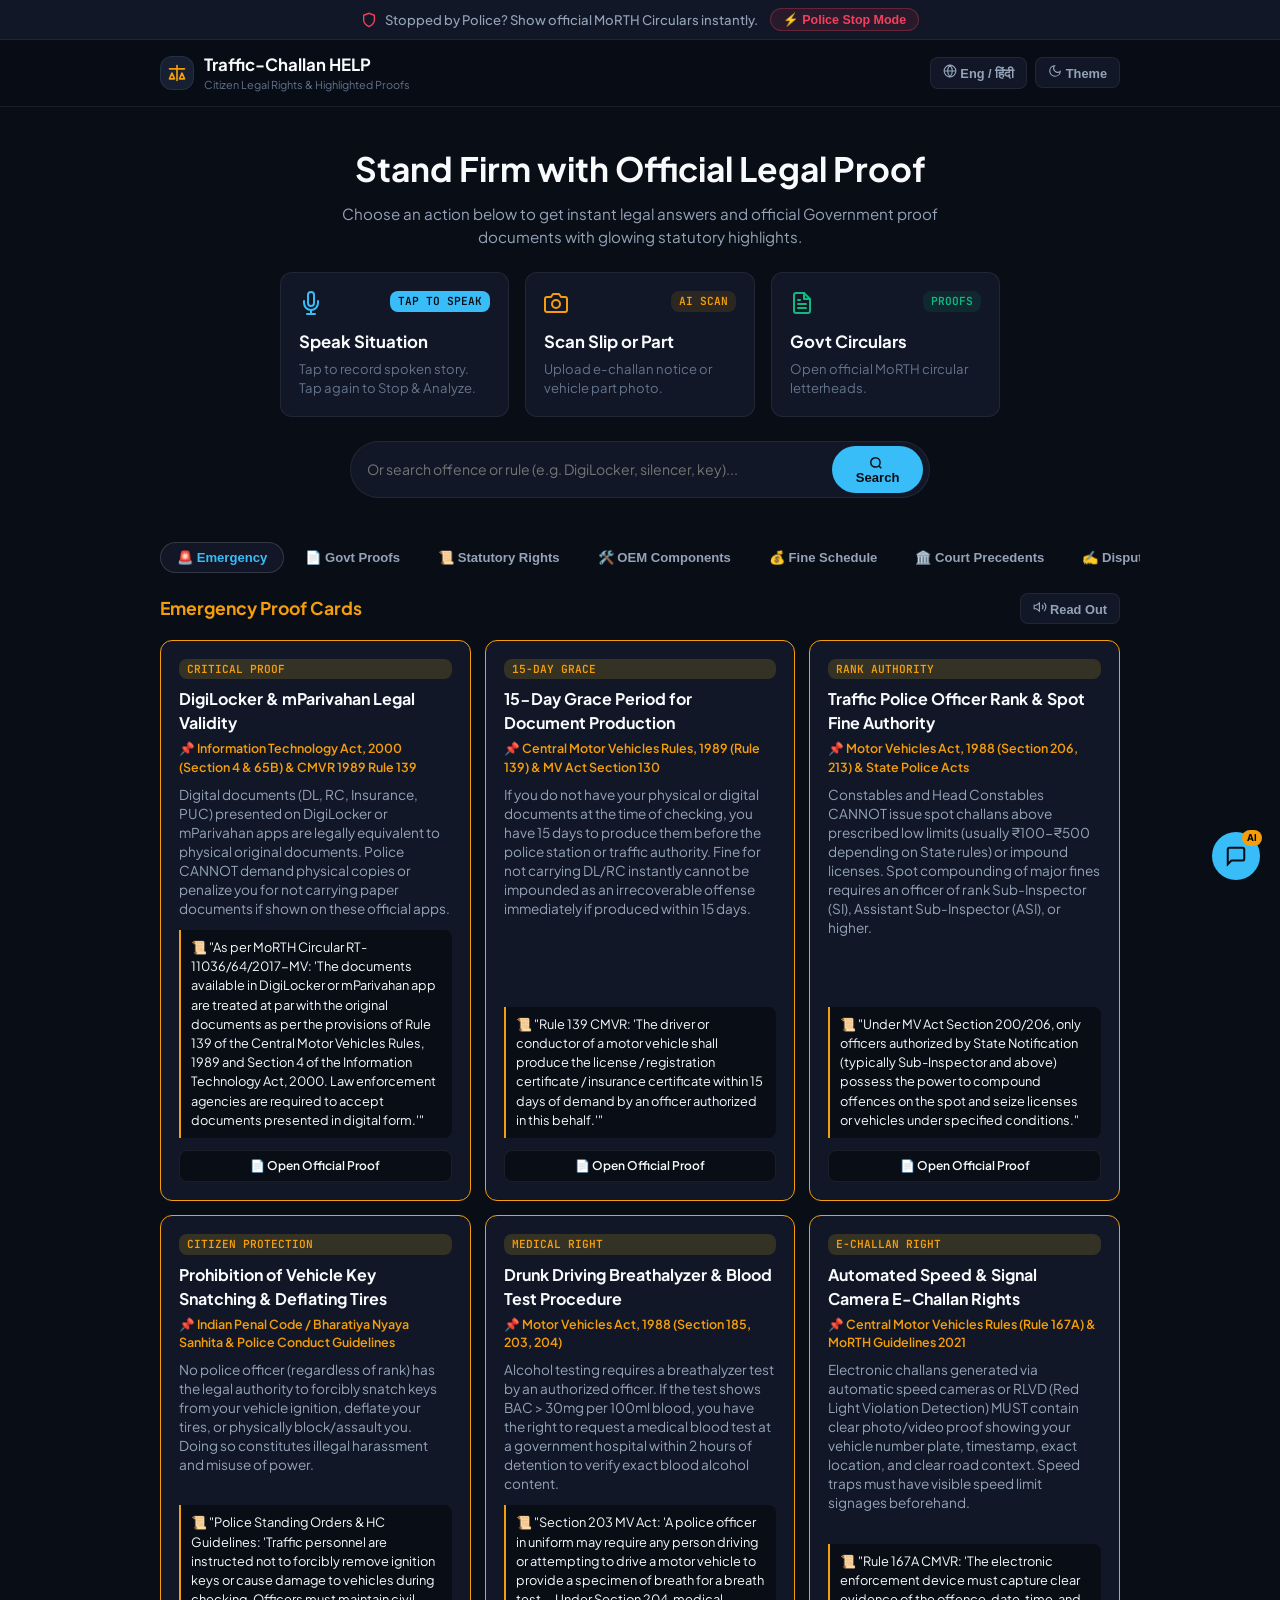
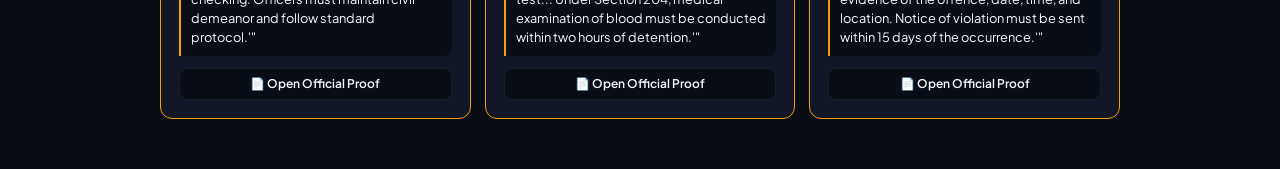
<file: index.html>
<!DOCTYPE html>
<html lang="en" data-theme="dark">
<head>
  <meta charset="UTF-8">
  <meta name="viewport" content="width=device-width, initial-scale=1.0">
  <title>Traffic-Challan HELP | Citizen Traffic Rights Portal</title>
  <meta name="description" content="Citizen Traffic Rights Portal: Speak your situation, scan e-challan slips or vehicle parts, and present official Government of India circular proofs with statutory highlighting.">
  <link rel="manifest" href="manifest.json">
  <link rel="stylesheet" href="css/styles.css">
</head>
<body>

  <!-- Top Emergency Bar -->
  <div class="emergency-alert-bar">
    <div style="display: flex; align-items: center; gap: 8px;">
      <svg class="svg-icon" viewBox="0 0 24 24" width="16" height="16" stroke="#f43f5e" stroke-width="2" fill="none"><path d="M12 22s8-4 8-10V5l-8-3-8 3v7c0 6 8 10 8 10z"/></svg>
      <span>Stopped by Police? Show official MoRTH Circulars instantly.</span>
    </div>
    <button id="btn-emergency-mode">⚡ Police Stop Mode</button>
  </div>

  <!-- Header Navbar (Clean & Uncluttered with Professional Icons) -->
  <header>
    <div class="nav-container">
      <a href="#" class="brand">
        <div class="brand-logo">
          <svg viewBox="0 0 24 24" width="20" height="20" stroke="var(--accent-gold)" stroke-width="2" fill="none" stroke-linecap="round" stroke-linejoin="round">
            <path d="M12 3v18M3 7h18M6 12l-3 7h6l-3-7zM18 12l-3 7h6l-3-7z"/>
          </svg>
        </div>
        <div class="brand-text">
          <h1>Traffic-Challan HELP</h1>
          <p>Citizen Legal Rights & Highlighted Proofs</p>
        </div>
      </a>
      <div class="nav-actions">
        <button class="btn-icon" id="btn-lang-toggle" title="Switch Language">
          <svg viewBox="0 0 24 24" width="14" height="14" stroke="currentColor" stroke-width="2" fill="none"><circle cx="12" cy="12" r="10"/><path d="M2 12h20M12 2a15.3 15.3 0 0 1 4 10 15.3 15.3 0 0 1-4 10 15.3 15.3 0 0 1-4-10 15.3 15.3 0 0 1 4-10z"/></svg>
          <span id="lang-label">Eng / हिंदी</span>
        </button>
        <button class="btn-icon" id="btn-theme-toggle" title="Toggle Theme">
          <svg viewBox="0 0 24 24" width="14" height="14" stroke="currentColor" stroke-width="2" fill="none"><path d="M21 12.79A9 9 0 1 1 11.21 3 7 7 0 0 0 21 12.79z"/></svg>
          <span>Theme</span>
        </button>
      </div>
    </div>
  </header>

  <!-- Clean Action-First Hero -->
  <section class="hero">
    <h2 id="hero-heading" style="font-size: 2.1rem; margin-bottom: 10px;">Stand Firm with <span>Official Legal Proof</span></h2>
    <p id="hero-subtext" style="font-size: 0.95rem; color: var(--text-secondary); max-width: 600px; margin: 0 auto 24px;">Choose an action below to get instant legal answers and official Government proof documents with glowing statutory highlights.</p>

    <!-- 3 Professional Action Cards with Vector Icons -->
    <div style="display: grid; grid-template-columns: repeat(auto-fit, minmax(220px, 1fr)); gap: 16px; margin-bottom: 24px; text-align: left;">
      
      <!-- Action 1: Voice Record & Stop -->
      <div class="action-card" id="card-action-voice">
        <div style="display: flex; align-items: center; justify-content: space-between; margin-bottom: 8px;">
          <div class="action-icon-box" style="color: var(--accent-cyan);" id="voice-card-icon">
            <svg viewBox="0 0 24 24" width="24" height="24" stroke="currentColor" stroke-width="2" fill="none" stroke-linecap="round" stroke-linejoin="round">
              <path d="M12 1a3 3 0 0 0-3 3v8a3 3 0 0 0 6 0V4a3 3 0 0 0-3-3z"/>
              <path d="M19 10v2a7 7 0 0 1-14 0v-2"/>
              <line x1="12" y1="19" x2="12" y2="23"/>
              <line x1="8" y1="23" x2="16" y2="23"/>
            </svg>
          </div>
          <span class="card-badge" id="voice-card-badge" style="background: var(--accent-cyan); color: #090d16; margin: 0;">TAP TO SPEAK</span>
        </div>
        <h4 style="font-size: 1.05rem; color: var(--text-primary); margin-bottom: 4px;" id="voice-card-title">Speak Situation</h4>
        <p style="font-size: 0.82rem; color: var(--text-muted);" id="voice-card-desc">Tap to record spoken story. Tap again to Stop & Analyze.</p>
      </div>

      <!-- Action 2: Scan Photo -->
      <div class="action-card" id="card-action-scan">
        <div style="display: flex; align-items: center; justify-content: space-between; margin-bottom: 8px;">
          <div class="action-icon-box" style="color: var(--accent-gold);">
            <svg viewBox="0 0 24 24" width="24" height="24" stroke="currentColor" stroke-width="2" fill="none" stroke-linecap="round" stroke-linejoin="round">
              <path d="M23 19a2 2 0 0 1-2 2H3a2 2 0 0 1-2-2V8a2 2 0 0 1 2-2h4l2-3h6l2 3h4a2 2 0 0 1 2 2z"/>
              <circle cx="12" cy="13" r="4"/>
            </svg>
          </div>
          <span class="card-badge" style="background: var(--accent-gold-soft); color: var(--accent-gold); margin: 0;">AI SCAN</span>
        </div>
        <h4 style="font-size: 1.05rem; color: var(--text-primary); margin-bottom: 4px;">Scan Slip or Part</h4>
        <p style="font-size: 0.82rem; color: var(--text-muted);">Upload e-challan notice or vehicle part photo.</p>
      </div>

      <!-- Action 3: Official Proofs -->
      <div class="action-card" onclick="document.querySelector('[data-tab=\'docs-tab\']').click()">
        <div style="display: flex; align-items: center; justify-content: space-between; margin-bottom: 8px;">
          <div class="action-icon-box" style="color: var(--accent-emerald);">
            <svg viewBox="0 0 24 24" width="24" height="24" stroke="currentColor" stroke-width="2" fill="none" stroke-linecap="round" stroke-linejoin="round">
              <path d="M14 2H6a2 2 0 0 0-2 2v16a2 2 0 0 0 2 2h12a2 2 0 0 0 2-2V8z"/>
              <polyline points="14 2 14 8 20 8"/>
              <line x1="16" y1="13" x2="8" y2="13"/>
              <line x1="16" y1="17" x2="8" y2="17"/>
              <polyline points="10 9 9 9 8 9"/>
            </svg>
          </div>
          <span class="card-badge" style="background: var(--accent-emerald-soft); color: var(--accent-emerald); margin: 0;">PROOFS</span>
        </div>
        <h4 style="font-size: 1.05rem; color: var(--text-primary); margin-bottom: 4px;">Govt Circulars</h4>
        <p style="font-size: 0.82rem; color: var(--text-muted);">Open official MoRTH circular letterheads.</p>
      </div>

    </div>

    <!-- Minimal Search Bar -->
    <div class="search-container">
      <div class="search-input-wrapper">
        <input type="text" id="global-search" placeholder="Or search offence or rule (e.g. DigiLocker, silencer, key)...">
        <button id="btn-search">
          <svg viewBox="0 0 24 24" width="14" height="14" stroke="currentColor" stroke-width="2.5" fill="none" style="vertical-align: middle; margin-right: 4px;"><circle cx="11" cy="11" r="8"/><line x1="21" y1="21" x2="16.65" y2="16.65"/></svg>
          <span>Search</span>
        </button>
      </div>
    </div>
  </section>

  <!-- Clean Tabs Navigation -->
  <div class="tabs-navigation">
    <button class="tab-btn active" data-tab="emergency-tab">🚨 Emergency</button>
    <button class="tab-btn" data-tab="docs-tab">📄 Govt Proofs</button>
    <button class="tab-btn" data-tab="rights-tab">📜 Statutory Rights</button>
    <button class="tab-btn" data-tab="oem-tab">🛠️ OEM Components</button>
    <button class="tab-btn" data-tab="fines-tab">💰 Fine Schedule</button>
    <button class="tab-btn" data-tab="judgements-tab">🏛️ Court Precedents</button>
    <button class="tab-btn" data-tab="dispute-tab">✍️ Dispute Generator</button>
  </div>

  <!-- Main Content Area -->
  <main class="main-content">

    <!-- Tab 1: Emergency Quick Cards -->
    <div class="tab-pane active" id="emergency-tab">
      <div style="display: flex; justify-content: space-between; align-items: center; margin-bottom: 16px;">
        <h3 style="color: var(--accent-gold); font-size: 1.1rem;">Emergency Proof Cards</h3>
        <button class="btn-icon btn-audio-speak" onclick="speakCurrentTab('emergency-tab')">
          <svg viewBox="0 0 24 24" width="14" height="14" stroke="currentColor" stroke-width="2" fill="none"><polygon points="11 5 6 9 2 9 2 15 6 15 11 19 11 5"/><path d="M19.07 4.93a10 10 0 0 1 0 14.14M15.54 8.46a5 5 0 0 1 0 7.07"/></svg>
          <span>Read Out</span>
        </button>
      </div>
      <div class="cards-grid" id="emergency-cards-grid">
        <!-- Rendered dynamically -->
      </div>
    </div>

    <!-- Tab 2: Official Govt Circulars & Gazette Documents -->
    <div class="tab-pane" id="docs-tab">
      <div style="display: flex; justify-content: space-between; align-items: center; margin-bottom: 14px;">
        <h3 style="color: var(--accent-cyan); font-size: 1.1rem;">Official Government Letterhead Proofs</h3>
        <button class="btn-icon btn-audio-speak" onclick="speakCurrentTab('docs-tab')">
          <svg viewBox="0 0 24 24" width="14" height="14" stroke="currentColor" stroke-width="2" fill="none"><polygon points="11 5 6 9 2 9 2 15 6 15 11 19 11 5"/><path d="M19.07 4.93a10 10 0 0 1 0 14.14M15.54 8.46a5 5 0 0 1 0 7.07"/></svg>
          <span>Read Out</span>
        </button>
      </div>
      
      <div class="cards-grid">
        <div class="legal-card" style="border-left: 3px solid var(--accent-cyan);">
          <div>
            <div class="card-badge">Ref: RT-11036/64/2017-MV</div>
            <h4 class="card-title">MoRTH Official Circular on DigiLocker / mParivahan</h4>
            <p class="card-summary">Official MoRTH circular mandating that digital DL, RC, Insurance, and PUC in DigiLocker/mParivahan are treated at par with physical originals under Section 4 IT Act.</p>
          </div>
          <div class="card-actions">
            <a href="docs/MoRTH_Circular_RT11036_64_2017_MV.html#highlight-digilocker" target="_blank" class="btn-secondary" style="text-decoration: none;">Open Official Circular Proof</a>
          </div>
        </div>

        <div class="legal-card" style="border-left: 3px solid var(--accent-gold);">
          <div>
            <div class="card-badge">Section 52 & Rule 126 CMVR</div>
            <h4 class="card-title">ARAI Homologation & Section 52 Proviso Document</h4>
            <p class="card-summary">Statutory provision proving that factory-fitted OEM components (silencers, alloys, DRLs) certified by ARAI/ICAT under Form 22 are exempt from alteration penalties.</p>
          </div>
          <div class="card-actions">
            <a href="docs/Section_52_ARAI_Homologation_Proof.html#highlight-section52" target="_blank" class="btn-secondary" style="text-decoration: none;">Open Statutory Document</a>
          </div>
        </div>

        <div class="legal-card" style="border-left: 3px solid var(--accent-emerald);">
          <div>
            <div class="card-badge">Index & Metadata</div>
            <h4 class="card-title">Complete Government Gazette Index</h4>
            <p class="card-summary">Full index of official file reference numbers, dates of issue, issuing authorities, and statutory rules.</p>
          </div>
          <div class="card-actions">
            <a href="docs/OFFICIAL_GOVT_CIRCULARS_INDEX.html" target="_blank" class="btn-secondary" style="text-decoration: none;">View Gazette Index</a>
          </div>
        </div>
      </div>
    </div>

    <!-- Tab 3: Statutory Rights -->
    <div class="tab-pane" id="rights-tab">
      <div style="display: flex; justify-content: space-between; align-items: center; margin-bottom: 16px;">
        <h3 style="color: var(--accent-cyan); font-size: 1.1rem;">Essential Statutory Provisions</h3>
        <button class="btn-icon btn-audio-speak" onclick="speakCurrentTab('rights-tab')">
          <svg viewBox="0 0 24 24" width="14" height="14" stroke="currentColor" stroke-width="2" fill="none"><polygon points="11 5 6 9 2 9 2 15 6 15 11 19 11 5"/><path d="M19.07 4.93a10 10 0 0 1 0 14.14M15.54 8.46a5 5 0 0 1 0 7.07"/></svg>
          <span>Read Out</span>
        </button>
      </div>
      <div class="cards-grid" id="rights-cards-grid">
        <!-- Rendered dynamically -->
      </div>
    </div>

    <!-- Tab 4: OEM Vehicle Components -->
    <div class="tab-pane" id="oem-tab">
      <div style="display: flex; justify-content: space-between; align-items: center; margin-bottom: 16px;">
        <h3 style="color: var(--accent-gold); font-size: 1.1rem;">OEM Component Homologation Proofs</h3>
        <button class="btn-icon btn-audio-speak" onclick="speakCurrentTab('oem-tab')">
          <svg viewBox="0 0 24 24" width="14" height="14" stroke="currentColor" stroke-width="2" fill="none"><polygon points="11 5 6 9 2 9 2 15 6 15 11 19 11 5"/><path d="M19.07 4.93a10 10 0 0 1 0 14.14M15.54 8.46a5 5 0 0 1 0 7.07"/></svg>
          <span>Read Out</span>
        </button>
      </div>
      <div class="cards-grid" id="oem-cards-grid">
        <!-- Rendered dynamically -->
      </div>
    </div>

    <!-- Tab 5: Fine Schedule -->
    <div class="tab-pane" id="fines-tab">
      <h3 style="margin-bottom: 16px; color: var(--accent-gold); font-size: 1.1rem;">Motor Vehicles Act Fine Schedule</h3>
      <div class="table-container">
        <table>
          <thead>
            <tr>
              <th>Offence</th>
              <th>MV Act Section</th>
              <th>Standard Fine</th>
              <th>Authorized Officer</th>
              <th>Legal Defense</th>
            </tr>
          </thead>
          <tbody id="fines-table-body">
            <!-- Rendered dynamically -->
          </tbody>
        </table>
      </div>
    </div>

    <!-- Tab 6: Court Precedents -->
    <div class="tab-pane" id="judgements-tab">
      <h3 style="margin-bottom: 16px; color: var(--accent-emerald); font-size: 1.1rem;">High Court Precedents</h3>
      <div class="cards-grid" id="judgements-cards-grid">
        <!-- Rendered dynamically -->
      </div>
    </div>

    <!-- Tab 7: Dispute Generator -->
    <div class="tab-pane" id="dispute-tab">
      <h3 style="margin-bottom: 16px; color: var(--accent-rose); font-size: 1.1rem;">E-Challan Dispute Generator</h3>
      <div class="generator-container">
        <div class="form-box">
          <h4 style="margin-bottom: 14px; color: var(--accent-cyan); font-size: 0.95rem;">Enter Dispute Details</h4>
          <div class="form-group">
            <label for="applicantName">Full Name</label>
            <input type="text" id="applicantName" placeholder="e.g. Ramesh Kumar">
          </div>
          <div class="form-group">
            <label for="vehicleNo">Vehicle Number</label>
            <input type="text" id="vehicleNo" placeholder="e.g. DL-01-AB-1234">
          </div>
          <div class="form-group">
            <label for="challanNo">E-Challan Number</label>
            <input type="text" id="challanNo" placeholder="e.g. DL1234567890">
          </div>
          <div class="form-group">
            <label for="challanDate">Date of Offence</label>
            <input type="date" id="challanDate">
          </div>
          <div class="form-group">
            <label for="city">City / Jurisdiction</label>
            <input type="text" id="city" placeholder="e.g. New Delhi">
          </div>
          <div class="form-group">
            <label for="disputeReason">Reason for Dispute</label>
            <select id="disputeReason">
              <option value="digilocker_refusal">DigiLocker / mParivahan Refused</option>
              <option value="no_photo_proof">No photo/video proof attached</option>
              <option value="no_speed_signage">No visible speed limit signage</option>
              <option value="unauthorized_constable">Levied by unauthorized constable</option>
            </select>
          </div>
        </div>

        <div class="preview-box">
          <div style="display: flex; justify-content: space-between; align-items: center; margin-bottom: 12px;">
            <h4 style="color: var(--accent-gold); font-size: 0.95rem;">Generated Notice</h4>
            <button class="btn-icon" id="btn-copy-dispute">Copy Text</button>
          </div>
          <pre class="preview-text" id="dispute-preview-text">Fill in details to generate representation notice...</pre>
        </div>
      </div>
    </div>

  </main>

  <!-- Voice Assistant Result Modal -->
  <div class="modal-overlay" id="voice-modal">
    <div class="modal-card" style="border-color: var(--accent-cyan); max-width: 580px;">
      <div class="modal-header" style="border-color: var(--accent-cyan);">
        <h3 style="color: var(--accent-cyan);">Voice Legal Analysis</h3>
        <button class="modal-close" id="voice-modal-close">&times;</button>
      </div>
      <div class="modal-body" id="voice-modal-body">
        <!-- Rendered dynamically -->
      </div>
    </div>
  </div>

  <!-- AI Vision OCR Scanner Modal -->
  <div class="modal-overlay" id="scanner-modal">
    <div class="modal-card" style="border-color: var(--accent-cyan); max-width: 580px;">
      <div class="modal-header" style="border-color: var(--accent-cyan);">
        <h3 style="color: var(--accent-cyan);">AI Photo & E-Challan Scanner</h3>
        <button class="modal-close" id="scanner-modal-close">&times;</button>
      </div>
      <div class="modal-body">
        <div class="form-group">
          <label>Select Scan Mode</label>
          <select id="scanner-mode">
            <option value="challan">📄 E-Challan Slip OCR (Extract & Pre-fill Dispute)</option>
            <option value="component">🛠️ Vehicle Part Inspection (OEM Check)</option>
          </select>
        </div>

        <div style="border: 2px dashed var(--border-highlight); padding: 24px 16px; text-align: center; border-radius: var(--radius-md); background: var(--bg-primary); margin-bottom: 14px;">
          <input type="file" id="scanner-file-input" accept="image/*" style="display: none;">
          <button class="btn-icon" onclick="document.getElementById('scanner-file-input').click()" style="margin: 0 auto; background: var(--accent-cyan); color: #090d16; font-weight: 700;">Upload / Take Photo</button>
          <p id="scanner-file-name" style="margin-top: 8px; font-size: 0.78rem; color: var(--text-muted);">No image selected yet</p>
        </div>

        <div class="preview-text" id="scanner-result" style="height: 160px; display: none;">
          Extracting text and analyzing...
        </div>
      </div>
    </div>
  </div>

  <!-- High Contrast Presentation Modal -->
  <div class="modal-overlay" id="proof-modal">
    <div class="modal-card">
      <div class="modal-header">
        <h3 id="modal-title">STATUTORY PROOF FOR POLICE CHECKING</h3>
        <button class="modal-close" id="modal-close-btn">&times;</button>
      </div>
      <div class="modal-body" id="modal-content">
        <!-- Rendered dynamically -->
      </div>
    </div>
  </div>

  <!-- Floating AI Chatbot Button & Widget -->
  <div class="chatbot-trigger" id="chatbot-trigger" title="Open AI Traffic Legal Assistant">
    <svg viewBox="0 0 24 24" width="22" height="22" stroke="#090d16" stroke-width="2.2" fill="none"><path d="M21 15a2 2 0 0 1-2 2H7l-4 4V5a2 2 0 0 1 2-2h14a2 2 0 0 1 2 2z"/></svg>
    <span class="chatbot-badge">AI</span>
  </div>

  <div class="chatbot-window" id="chatbot-window">
    <div class="chatbot-header">
      <div style="display: flex; align-items: center; gap: 8px;">
        <svg viewBox="0 0 24 24" width="18" height="18" stroke="var(--accent-cyan)" stroke-width="2" fill="none"><rect x="3" y="11" width="18" height="10" rx="2"/><circle cx="12" cy="5" r="2"/><path d="M12 7v4M8 16h.01M16 16h.01"/></svg>
        <div>
          <h4 style="font-size: 0.9rem; font-weight: 700;">TrafficGuard AI</h4>
          <span style="font-size: 0.68rem; color: var(--accent-emerald);">● Online Assistant</span>
        </div>
      </div>
      <button class="chatbot-close" id="chatbot-close-btn">&times;</button>
    </div>

    <div class="chatbot-body" id="chatbot-messages">
      <div class="chat-msg bot">
        👋 Hi! I'm <strong>TrafficGuard AI</strong>. Ask me anything about Indian traffic laws, MoRTH circulars, or vehicle component legality!
      </div>
    </div>

    <div class="chatbot-footer">
      <input type="text" id="chatbot-input" placeholder="Type your legal query...">
      <button id="chatbot-send-btn">Send</button>
    </div>
  </div>

  <!-- Scripts -->
  <script src="js/rights-data.js"></script>
  <script src="js/judgements-data.js"></script>
  <script src="js/oem-components-data.js"></script>
  <script src="js/dispute-generator.js"></script>
  <script src="js/chatbot.js"></script>
  <script src="js/audio-speech.js"></script>
  <script src="js/ocr-scanner.js"></script>
  <script src="js/voice-analyzer.js"></script>
  <script src="js/app.js"></script>

</body>
</html>
</file>
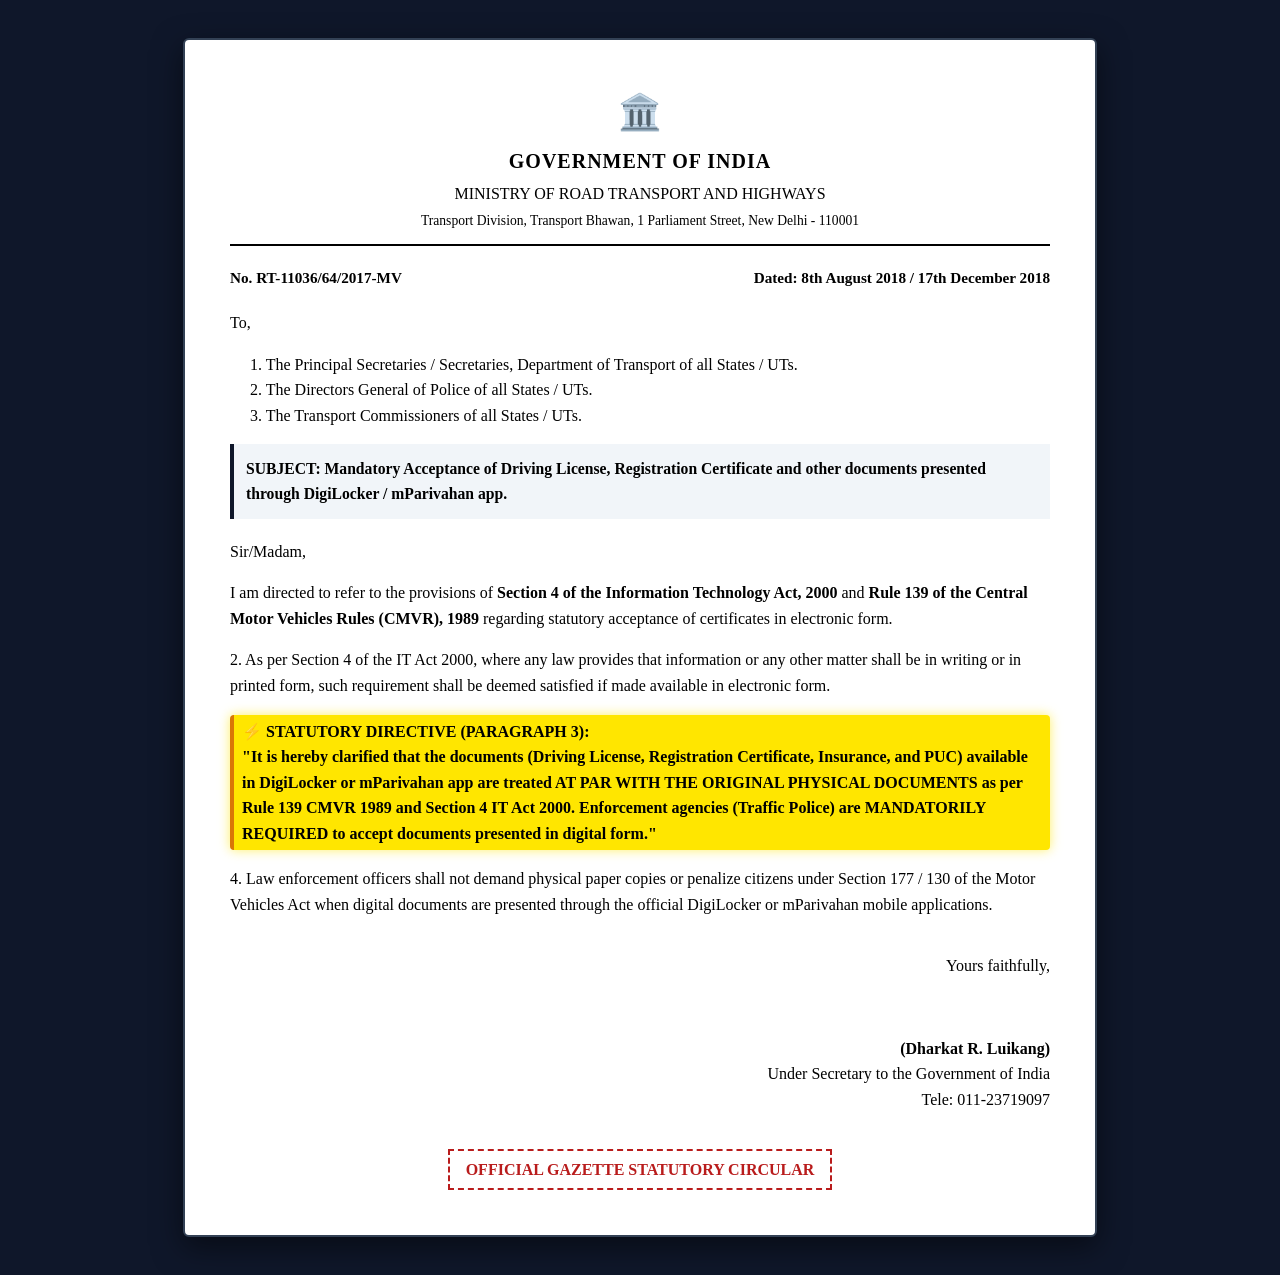
<file: docs/MoRTH_Circular_RT11036_64_2017_MV.html>
<!DOCTYPE html>
<html lang="en">
<head>
  <meta charset="UTF-8">
  <meta name="viewport" content="width=device-width, initial-scale=1.0">
  <title>MoRTH Official Circular RT-11036/64/2017-MV (DigiLocker Validity)</title>
  <style>
    body {
      font-family: 'Times New Roman', Times, serif;
      background: #0f172a;
      color: #000;
      padding: 30px 16px;
      line-height: 1.6;
    }
    .paper {
      max-width: 820px;
      margin: 0 auto;
      background: #ffffff;
      border: 2px solid #334155;
      padding: 45px;
      box-shadow: 0 10px 30px rgba(0,0,0,0.5);
      border-radius: 6px;
    }
    .header {
      text-align: center;
      border-bottom: 2px solid #000;
      padding-bottom: 12px;
      margin-bottom: 20px;
    }
    .emblem { font-size: 2.2rem; margin-bottom: 4px; }
    .header h1 { font-size: 1.25rem; margin: 0; text-transform: uppercase; letter-spacing: 1px; }
    .header h2 { font-size: 1rem; margin: 4px 0 0; font-weight: normal; }
    .ref-line {
      display: flex;
      justify-content: space-between;
      margin-bottom: 20px;
      font-weight: bold;
      font-size: 0.95rem;
    }
    .subject {
      font-weight: bold;
      margin-bottom: 20px;
      background: #f1f5f9;
      padding: 12px;
      border-left: 4px solid #0f172a;
      font-size: 0.98rem;
    }
    .signature {
      margin-top: 35px;
      text-align: right;
    }
    .stamp {
      display: inline-block;
      border: 2px dashed #b91c1c;
      color: #b91c1c;
      padding: 6px 16px;
      font-weight: bold;
      text-transform: uppercase;
      margin-top: 20px;
    }

    /* Statutory Yellow Legal Highlighter Effect */
    .legal-highlight {
      background: #ffe600;
      color: #000;
      padding: 4px 8px;
      border-radius: 4px;
      font-weight: 700;
      box-shadow: 0 0 12px rgba(255, 230, 0, 0.6);
      display: block;
      margin: 12px 0;
      border-left: 4px solid #d97706;
      animation: highlightPulse 2s infinite ease-in-out;
    }

    @keyframes highlightPulse {
      0% { box-shadow: 0 0 10px rgba(255, 230, 0, 0.4); }
      50% { box-shadow: 0 0 22px rgba(255, 230, 0, 0.9); }
      100% { box-shadow: 0 0 10px rgba(255, 230, 0, 0.4); }
    }

    @media print {
      body { padding: 0; background: #fff; }
      .paper { border: none; box-shadow: none; padding: 20px; }
    }
  </style>
</head>
<body>

  <div class="paper">
    <div class="header">
      <div class="emblem">🏛️</div>
      <h1>GOVERNMENT OF INDIA</h1>
      <h2>MINISTRY OF ROAD TRANSPORT AND HIGHWAYS</h2>
      <p style="margin: 3px 0 0; font-size: 0.85rem;">Transport Division, Transport Bhawan, 1 Parliament Street, New Delhi - 110001</p>
    </div>

    <div class="ref-line">
      <span>No. RT-11036/64/2017-MV</span>
      <span>Dated: 8th August 2018 / 17th December 2018</span>
    </div>

    <p>To,</p>
    <p style="margin-left: 20px;">
      1. The Principal Secretaries / Secretaries, Department of Transport of all States / UTs.<br>
      2. The Directors General of Police of all States / UTs.<br>
      3. The Transport Commissioners of all States / UTs.
    </p>

    <div class="subject">
      SUBJECT: Mandatory Acceptance of Driving License, Registration Certificate and other documents presented through DigiLocker / mParivahan app.
    </div>

    <p>Sir/Madam,</p>
    <p>I am directed to refer to the provisions of <strong>Section 4 of the Information Technology Act, 2000</strong> and <strong>Rule 139 of the Central Motor Vehicles Rules (CMVR), 1989</strong> regarding statutory acceptance of certificates in electronic form.</p>

    <p>2. As per Section 4 of the IT Act 2000, where any law provides that information or any other matter shall be in writing or in printed form, such requirement shall be deemed satisfied if made available in electronic form.</p>

    <!-- HIGHLIGHTED STATUTORY CLAUSE -->
    <mark id="highlight-digilocker" class="legal-highlight">
      ⚡ STATUTORY DIRECTIVE (PARAGRAPH 3):<br>
      "It is hereby clarified that the documents (Driving License, Registration Certificate, Insurance, and PUC) available in DigiLocker or mParivahan app are treated AT PAR WITH THE ORIGINAL PHYSICAL DOCUMENTS as per Rule 139 CMVR 1989 and Section 4 IT Act 2000. Enforcement agencies (Traffic Police) are MANDATORILY REQUIRED to accept documents presented in digital form."
    </mark>

    <p>4. Law enforcement officers shall not demand physical paper copies or penalize citizens under Section 177 / 130 of the Motor Vehicles Act when digital documents are presented through the official DigiLocker or mParivahan mobile applications.</p>

    <div class="signature">
      <p>Yours faithfully,</p>
      <br>
      <p><strong>(Dharkat R. Luikang)</strong><br>Under Secretary to the Government of India<br>Tele: 011-23719097</p>
    </div>

    <div style="text-align: center;">
      <div class="stamp">OFFICIAL GAZETTE STATUTORY CIRCULAR</div>
    </div>
  </div>

</body>
</html>
</file>
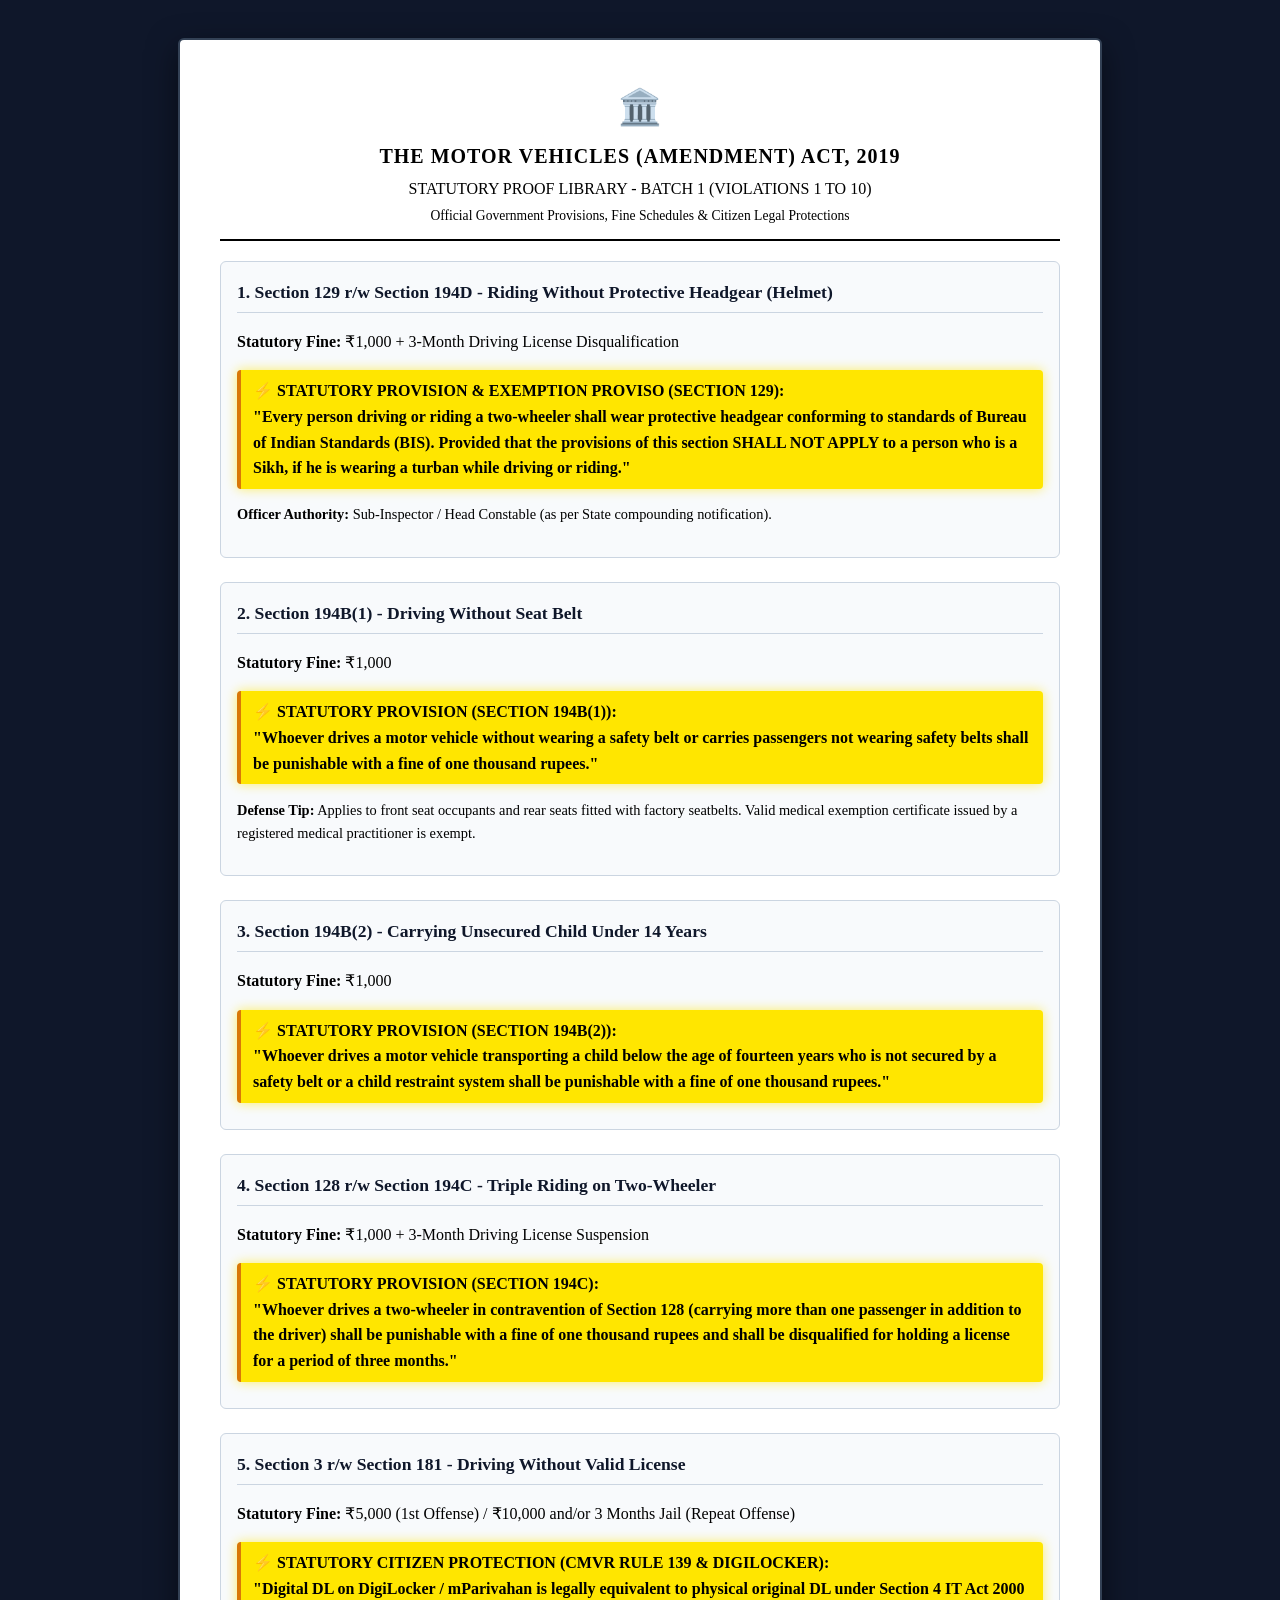
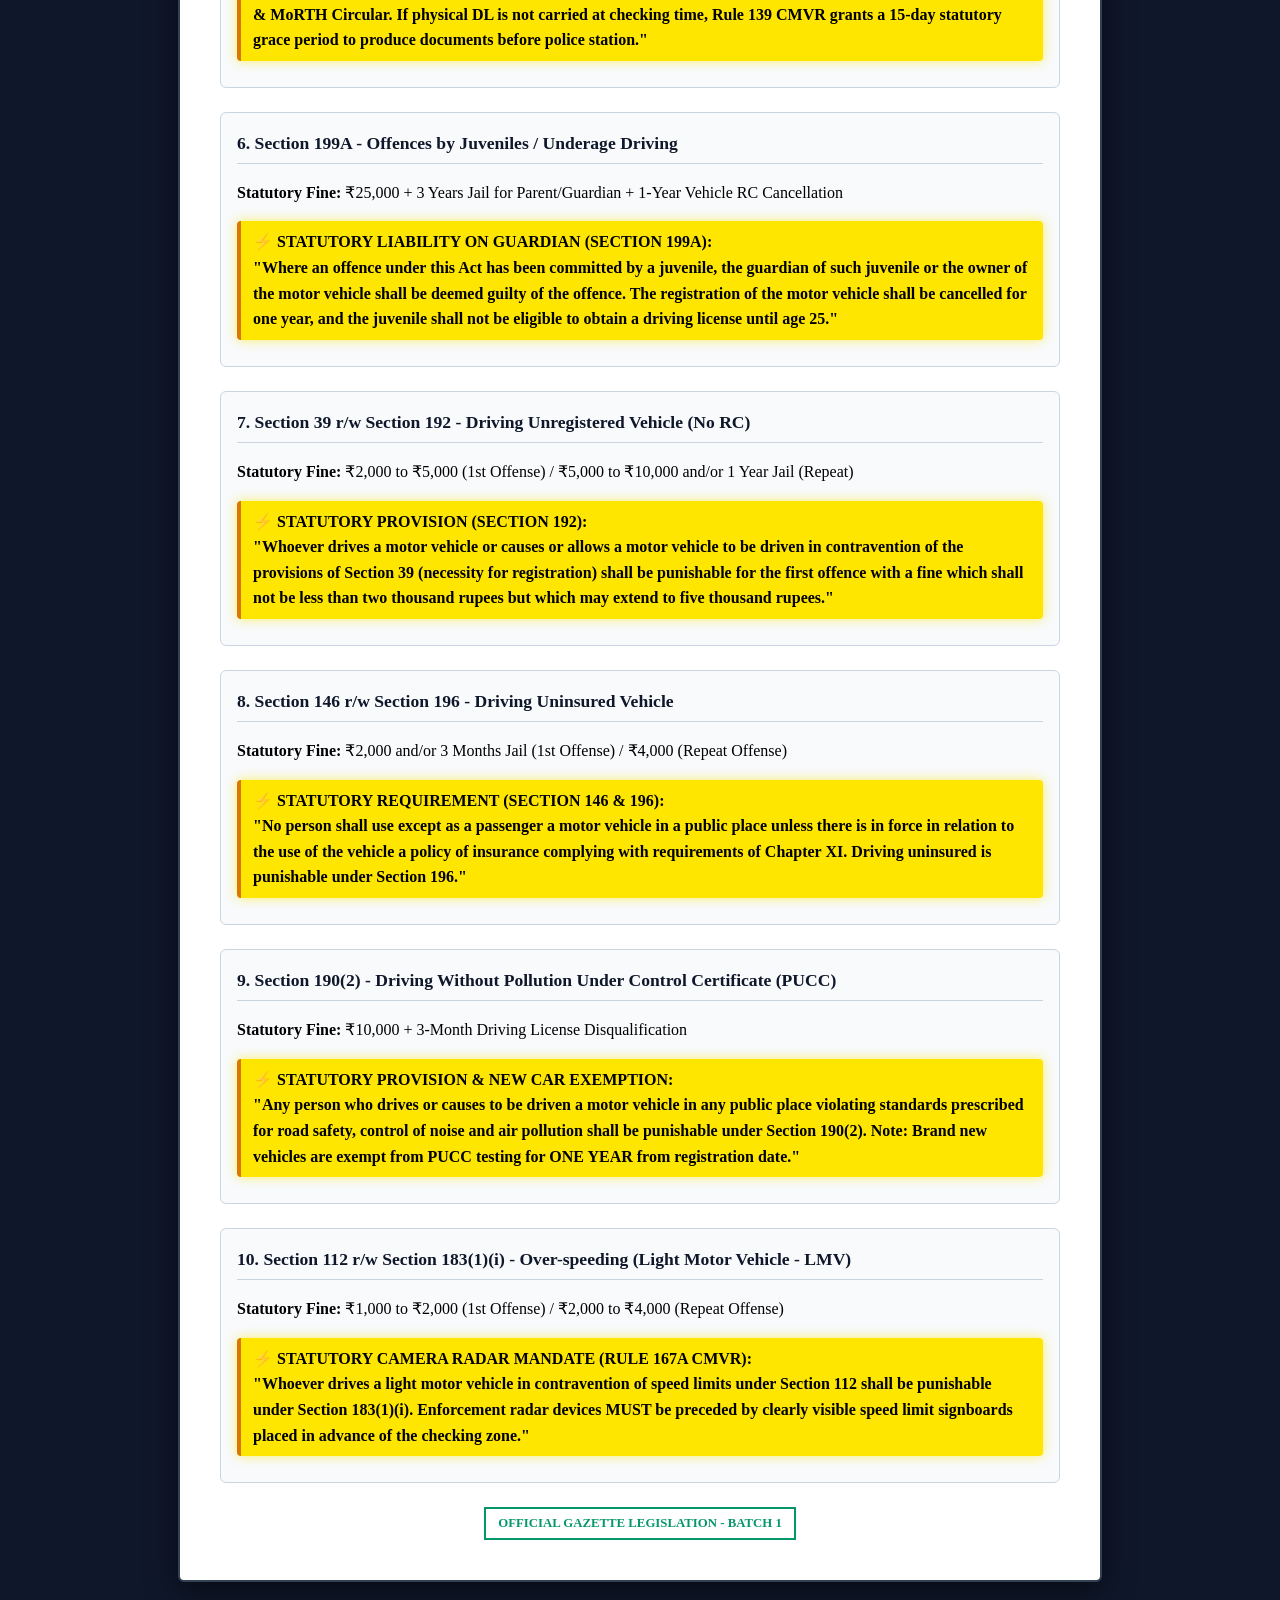
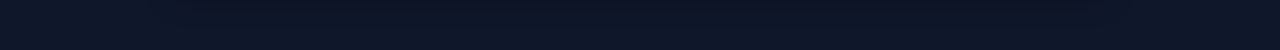
<file: docs/MV_Act_Batch_1_Statutory_Proofs.html>
<!DOCTYPE html>
<html lang="en">
<head>
  <meta charset="UTF-8">
  <meta name="viewport" content="width=device-width, initial-scale=1.0">
  <title>MV Act 2019 Statutory Proofs - Batch 1 (Violations 1 to 10)</title>
  <style>
    body {
      font-family: 'Times New Roman', Times, serif;
      background: #0f172a;
      color: #000;
      padding: 30px 16px;
      line-height: 1.6;
    }
    .paper {
      max-width: 840px;
      margin: 0 auto 30px auto;
      background: #ffffff;
      border: 2px solid #334155;
      padding: 40px;
      box-shadow: 0 10px 30px rgba(0,0,0,0.5);
      border-radius: 6px;
    }
    .header {
      text-align: center;
      border-bottom: 2px solid #000;
      padding-bottom: 12px;
      margin-bottom: 20px;
    }
    .emblem { font-size: 2.2rem; margin-bottom: 4px; }
    .header h1 { font-size: 1.25rem; margin: 0; text-transform: uppercase; letter-spacing: 1px; }
    .header h2 { font-size: 1rem; margin: 4px 0 0; font-weight: normal; }
    
    .section-box {
      border: 1px solid #cbd5e1;
      padding: 16px;
      border-radius: 6px;
      margin-bottom: 24px;
      background: #f8fafc;
    }
    .section-title {
      font-weight: bold;
      color: #0f172a;
      font-size: 1.1rem;
      border-bottom: 1px solid #cbd5e1;
      padding-bottom: 6px;
      margin-bottom: 10px;
    }

    /* Statutory Yellow Legal Highlighter Effect */
    .legal-highlight {
      background: #ffe600;
      color: #000;
      padding: 8px 12px;
      border-radius: 4px;
      font-weight: 700;
      box-shadow: 0 0 12px rgba(255, 230, 0, 0.6);
      display: block;
      margin: 10px 0;
      border-left: 4px solid #d97706;
      animation: highlightPulse 2s infinite ease-in-out;
    }

    @keyframes highlightPulse {
      0% { box-shadow: 0 0 10px rgba(255, 230, 0, 0.4); }
      50% { box-shadow: 0 0 22px rgba(255, 230, 0, 0.9); }
      100% { box-shadow: 0 0 10px rgba(255, 230, 0, 0.4); }
    }

    .stamp {
      display: inline-block;
      border: 2px solid #059669;
      color: #059669;
      padding: 4px 12px;
      font-weight: bold;
      text-transform: uppercase;
      font-size: 0.8rem;
    }
  </style>
</head>
<body>

  <div class="paper">
    <div class="header">
      <div class="emblem">🏛️</div>
      <h1>THE MOTOR VEHICLES (AMENDMENT) ACT, 2019</h1>
      <h2>STATUTORY PROOF LIBRARY - BATCH 1 (VIOLATIONS 1 TO 10)</h2>
      <p style="margin: 3px 0 0; font-size: 0.85rem;">Official Government Provisions, Fine Schedules & Citizen Legal Protections</p>
    </div>

    <!-- Violation 1 -->
    <div class="section-box" id="v1">
      <div class="section-title">1. Section 129 r/w Section 194D - Riding Without Protective Headgear (Helmet)</div>
      <p><strong>Statutory Fine:</strong> ₹1,000 + 3-Month Driving License Disqualification</p>
      <mark id="highlight-v1" class="legal-highlight">
        ⚡ STATUTORY PROVISION & EXEMPTION PROVISO (SECTION 129):<br>
        "Every person driving or riding a two-wheeler shall wear protective headgear conforming to standards of Bureau of Indian Standards (BIS). Provided that the provisions of this section SHALL NOT APPLY to a person who is a Sikh, if he is wearing a turban while driving or riding."
      </mark>
      <p style="font-size: 0.9rem;"><strong>Officer Authority:</strong> Sub-Inspector / Head Constable (as per State compounding notification).</p>
    </div>

    <!-- Violation 2 -->
    <div class="section-box" id="v2">
      <div class="section-title">2. Section 194B(1) - Driving Without Seat Belt</div>
      <p><strong>Statutory Fine:</strong> ₹1,000</p>
      <mark id="highlight-v2" class="legal-highlight">
        ⚡ STATUTORY PROVISION (SECTION 194B(1)):<br>
        "Whoever drives a motor vehicle without wearing a safety belt or carries passengers not wearing safety belts shall be punishable with a fine of one thousand rupees."
      </mark>
      <p style="font-size: 0.9rem;"><strong>Defense Tip:</strong> Applies to front seat occupants and rear seats fitted with factory seatbelts. Valid medical exemption certificate issued by a registered medical practitioner is exempt.</p>
    </div>

    <!-- Violation 3 -->
    <div class="section-box" id="v3">
      <div class="section-title">3. Section 194B(2) - Carrying Unsecured Child Under 14 Years</div>
      <p><strong>Statutory Fine:</strong> ₹1,000</p>
      <mark id="highlight-v3" class="legal-highlight">
        ⚡ STATUTORY PROVISION (SECTION 194B(2)):<br>
        "Whoever drives a motor vehicle transporting a child below the age of fourteen years who is not secured by a safety belt or a child restraint system shall be punishable with a fine of one thousand rupees."
      </mark>
    </div>

    <!-- Violation 4 -->
    <div class="section-box" id="v4">
      <div class="section-title">4. Section 128 r/w Section 194C - Triple Riding on Two-Wheeler</div>
      <p><strong>Statutory Fine:</strong> ₹1,000 + 3-Month Driving License Suspension</p>
      <mark id="highlight-v4" class="legal-highlight">
        ⚡ STATUTORY PROVISION (SECTION 194C):<br>
        "Whoever drives a two-wheeler in contravention of Section 128 (carrying more than one passenger in addition to the driver) shall be punishable with a fine of one thousand rupees and shall be disqualified for holding a license for a period of three months."
      </mark>
    </div>

    <!-- Violation 5 -->
    <div class="section-box" id="v5">
      <div class="section-title">5. Section 3 r/w Section 181 - Driving Without Valid License</div>
      <p><strong>Statutory Fine:</strong> ₹5,000 (1st Offense) / ₹10,000 and/or 3 Months Jail (Repeat Offense)</p>
      <mark id="highlight-v5" class="legal-highlight">
        ⚡ STATUTORY CITIZEN PROTECTION (CMVR RULE 139 & DIGILOCKER):<br>
        "Digital DL on DigiLocker / mParivahan is legally equivalent to physical original DL under Section 4 IT Act 2000 & MoRTH Circular. If physical DL is not carried at checking time, Rule 139 CMVR grants a 15-day statutory grace period to produce documents before police station."
      </mark>
    </div>

    <!-- Violation 6 -->
    <div class="section-box" id="v6">
      <div class="section-title">6. Section 199A - Offences by Juveniles / Underage Driving</div>
      <p><strong>Statutory Fine:</strong> ₹25,000 + 3 Years Jail for Parent/Guardian + 1-Year Vehicle RC Cancellation</p>
      <mark id="highlight-v6" class="legal-highlight">
        ⚡ STATUTORY LIABILITY ON GUARDIAN (SECTION 199A):<br>
        "Where an offence under this Act has been committed by a juvenile, the guardian of such juvenile or the owner of the motor vehicle shall be deemed guilty of the offence. The registration of the motor vehicle shall be cancelled for one year, and the juvenile shall not be eligible to obtain a driving license until age 25."
      </mark>
    </div>

    <!-- Violation 7 -->
    <div class="section-box" id="v7">
      <div class="section-title">7. Section 39 r/w Section 192 - Driving Unregistered Vehicle (No RC)</div>
      <p><strong>Statutory Fine:</strong> ₹2,000 to ₹5,000 (1st Offense) / ₹5,000 to ₹10,000 and/or 1 Year Jail (Repeat)</p>
      <mark id="highlight-v7" class="legal-highlight">
        ⚡ STATUTORY PROVISION (SECTION 192):<br>
        "Whoever drives a motor vehicle or causes or allows a motor vehicle to be driven in contravention of the provisions of Section 39 (necessity for registration) shall be punishable for the first offence with a fine which shall not be less than two thousand rupees but which may extend to five thousand rupees."
      </mark>
    </div>

    <!-- Violation 8 -->
    <div class="section-box" id="v8">
      <div class="section-title">8. Section 146 r/w Section 196 - Driving Uninsured Vehicle</div>
      <p><strong>Statutory Fine:</strong> ₹2,000 and/or 3 Months Jail (1st Offense) / ₹4,000 (Repeat Offense)</p>
      <mark id="highlight-v8" class="legal-highlight">
        ⚡ STATUTORY REQUIREMENT (SECTION 146 & 196):<br>
        "No person shall use except as a passenger a motor vehicle in a public place unless there is in force in relation to the use of the vehicle a policy of insurance complying with requirements of Chapter XI. Driving uninsured is punishable under Section 196."
      </mark>
    </div>

    <!-- Violation 9 -->
    <div class="section-box" id="v9">
      <div class="section-title">9. Section 190(2) - Driving Without Pollution Under Control Certificate (PUCC)</div>
      <p><strong>Statutory Fine:</strong> ₹10,000 + 3-Month Driving License Disqualification</p>
      <mark id="highlight-v9" class="legal-highlight">
        ⚡ STATUTORY PROVISION & NEW CAR EXEMPTION:<br>
        "Any person who drives or causes to be driven a motor vehicle in any public place violating standards prescribed for road safety, control of noise and air pollution shall be punishable under Section 190(2). Note: Brand new vehicles are exempt from PUCC testing for ONE YEAR from registration date."
      </mark>
    </div>

    <!-- Violation 10 -->
    <div class="section-box" id="v10">
      <div class="section-title">10. Section 112 r/w Section 183(1)(i) - Over-speeding (Light Motor Vehicle - LMV)</div>
      <p><strong>Statutory Fine:</strong> ₹1,000 to ₹2,000 (1st Offense) / ₹2,000 to ₹4,000 (Repeat Offense)</p>
      <mark id="highlight-v10" class="legal-highlight">
        ⚡ STATUTORY CAMERA RADAR MANDATE (RULE 167A CMVR):<br>
        "Whoever drives a light motor vehicle in contravention of speed limits under Section 112 shall be punishable under Section 183(1)(i). Enforcement radar devices MUST be preceded by clearly visible speed limit signboards placed in advance of the checking zone."
      </mark>
    </div>

    <div style="text-align: center; margin-top: 20px;">
      <span class="stamp">OFFICIAL GAZETTE LEGISLATION - BATCH 1</span>
    </div>
  </div>

</body>
</html>
</file>
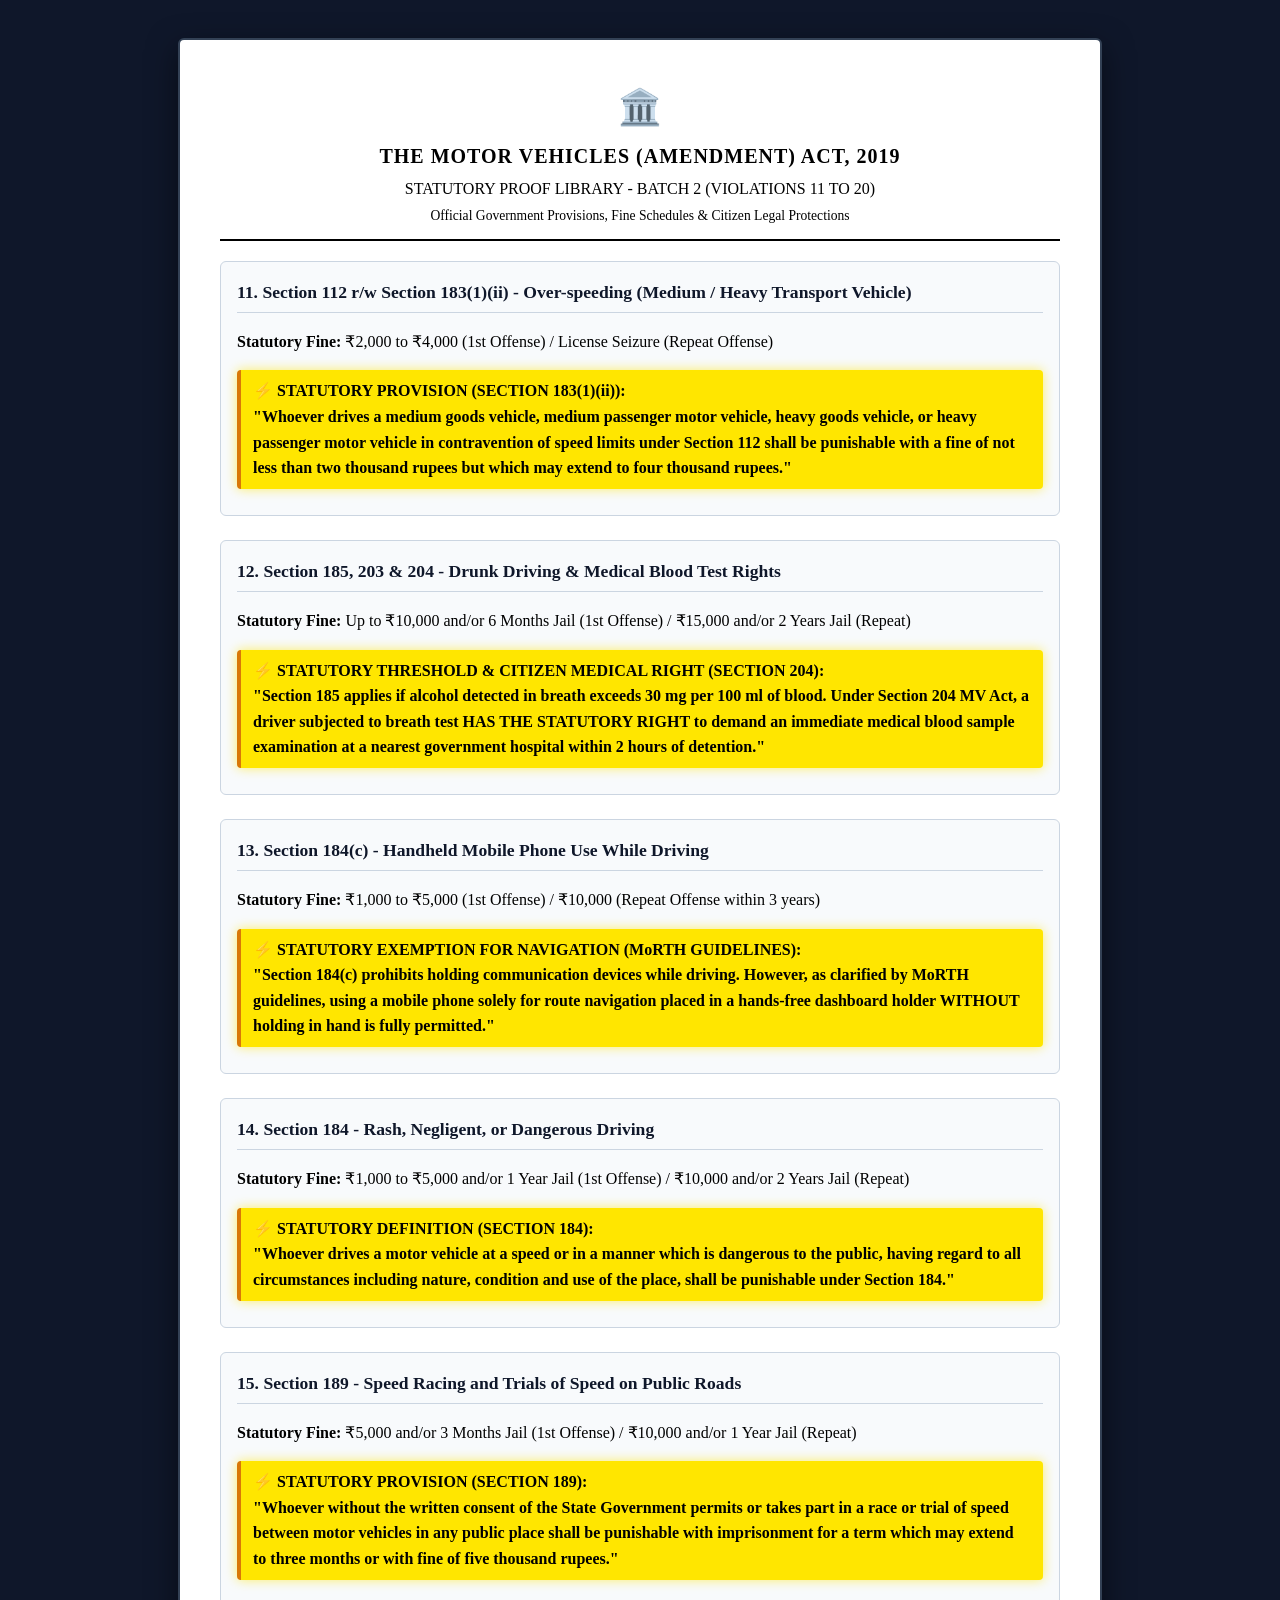
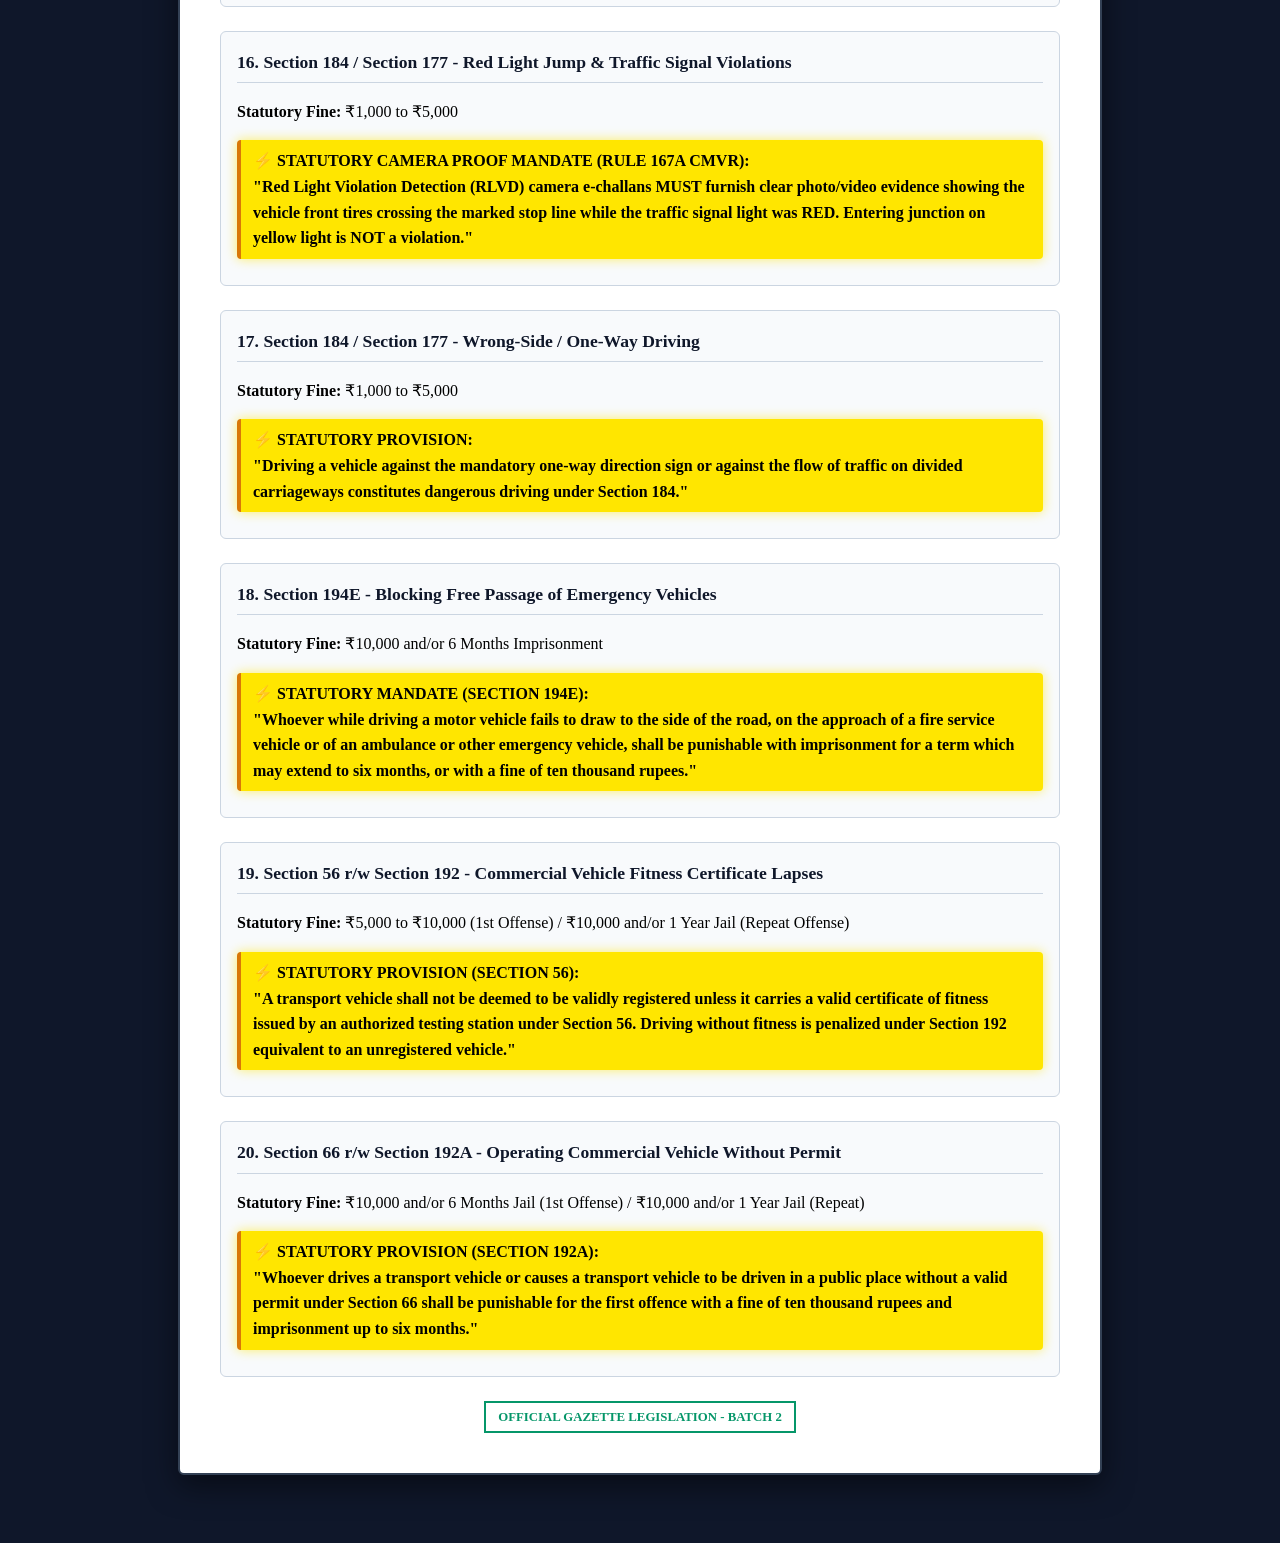
<file: docs/MV_Act_Batch_2_Statutory_Proofs.html>
<!DOCTYPE html>
<html lang="en">
<head>
  <meta charset="UTF-8">
  <meta name="viewport" content="width=device-width, initial-scale=1.0">
  <title>MV Act 2019 Statutory Proofs - Batch 2 (Violations 11 to 20)</title>
  <style>
    body {
      font-family: 'Times New Roman', Times, serif;
      background: #0f172a;
      color: #000;
      padding: 30px 16px;
      line-height: 1.6;
    }
    .paper {
      max-width: 840px;
      margin: 0 auto 30px auto;
      background: #ffffff;
      border: 2px solid #334155;
      padding: 40px;
      box-shadow: 0 10px 30px rgba(0,0,0,0.5);
      border-radius: 6px;
    }
    .header {
      text-align: center;
      border-bottom: 2px solid #000;
      padding-bottom: 12px;
      margin-bottom: 20px;
    }
    .emblem { font-size: 2.2rem; margin-bottom: 4px; }
    .header h1 { font-size: 1.25rem; margin: 0; text-transform: uppercase; letter-spacing: 1px; }
    .header h2 { font-size: 1rem; margin: 4px 0 0; font-weight: normal; }
    
    .section-box {
      border: 1px solid #cbd5e1;
      padding: 16px;
      border-radius: 6px;
      margin-bottom: 24px;
      background: #f8fafc;
    }
    .section-title {
      font-weight: bold;
      color: #0f172a;
      font-size: 1.1rem;
      border-bottom: 1px solid #cbd5e1;
      padding-bottom: 6px;
      margin-bottom: 10px;
    }

    /* Statutory Yellow Legal Highlighter Effect */
    .legal-highlight {
      background: #ffe600;
      color: #000;
      padding: 8px 12px;
      border-radius: 4px;
      font-weight: 700;
      box-shadow: 0 0 12px rgba(255, 230, 0, 0.6);
      display: block;
      margin: 10px 0;
      border-left: 4px solid #d97706;
      animation: highlightPulse 2s infinite ease-in-out;
    }

    @keyframes highlightPulse {
      0% { box-shadow: 0 0 10px rgba(255, 230, 0, 0.4); }
      50% { box-shadow: 0 0 22px rgba(255, 230, 0, 0.9); }
      100% { box-shadow: 0 0 10px rgba(255, 230, 0, 0.4); }
    }

    .stamp {
      display: inline-block;
      border: 2px solid #059669;
      color: #059669;
      padding: 4px 12px;
      font-weight: bold;
      text-transform: uppercase;
      font-size: 0.8rem;
    }
  </style>
</head>
<body>

  <div class="paper">
    <div class="header">
      <div class="emblem">🏛️</div>
      <h1>THE MOTOR VEHICLES (AMENDMENT) ACT, 2019</h1>
      <h2>STATUTORY PROOF LIBRARY - BATCH 2 (VIOLATIONS 11 TO 20)</h2>
      <p style="margin: 3px 0 0; font-size: 0.85rem;">Official Government Provisions, Fine Schedules & Citizen Legal Protections</p>
    </div>

    <!-- Violation 11 -->
    <div class="section-box" id="v11">
      <div class="section-title">11. Section 112 r/w Section 183(1)(ii) - Over-speeding (Medium / Heavy Transport Vehicle)</div>
      <p><strong>Statutory Fine:</strong> ₹2,000 to ₹4,000 (1st Offense) / License Seizure (Repeat Offense)</p>
      <mark id="highlight-v11" class="legal-highlight">
        ⚡ STATUTORY PROVISION (SECTION 183(1)(ii)):<br>
        "Whoever drives a medium goods vehicle, medium passenger motor vehicle, heavy goods vehicle, or heavy passenger motor vehicle in contravention of speed limits under Section 112 shall be punishable with a fine of not less than two thousand rupees but which may extend to four thousand rupees."
      </mark>
    </div>

    <!-- Violation 12 -->
    <div class="section-box" id="v12">
      <div class="section-title">12. Section 185, 203 & 204 - Drunk Driving & Medical Blood Test Rights</div>
      <p><strong>Statutory Fine:</strong> Up to ₹10,000 and/or 6 Months Jail (1st Offense) / ₹15,000 and/or 2 Years Jail (Repeat)</p>
      <mark id="highlight-v12" class="legal-highlight">
        ⚡ STATUTORY THRESHOLD & CITIZEN MEDICAL RIGHT (SECTION 204):<br>
        "Section 185 applies if alcohol detected in breath exceeds 30 mg per 100 ml of blood. Under Section 204 MV Act, a driver subjected to breath test HAS THE STATUTORY RIGHT to demand an immediate medical blood sample examination at a nearest government hospital within 2 hours of detention."
      </mark>
    </div>

    <!-- Violation 13 -->
    <div class="section-box" id="v13">
      <div class="section-title">13. Section 184(c) - Handheld Mobile Phone Use While Driving</div>
      <p><strong>Statutory Fine:</strong> ₹1,000 to ₹5,000 (1st Offense) / ₹10,000 (Repeat Offense within 3 years)</p>
      <mark id="highlight-v13" class="legal-highlight">
        ⚡ STATUTORY EXEMPTION FOR NAVIGATION (MoRTH GUIDELINES):<br>
        "Section 184(c) prohibits holding communication devices while driving. However, as clarified by MoRTH guidelines, using a mobile phone solely for route navigation placed in a hands-free dashboard holder WITHOUT holding in hand is fully permitted."
      </mark>
    </div>

    <!-- Violation 14 -->
    <div class="section-box" id="v14">
      <div class="section-title">14. Section 184 - Rash, Negligent, or Dangerous Driving</div>
      <p><strong>Statutory Fine:</strong> ₹1,000 to ₹5,000 and/or 1 Year Jail (1st Offense) / ₹10,000 and/or 2 Years Jail (Repeat)</p>
      <mark id="highlight-v14" class="legal-highlight">
        ⚡ STATUTORY DEFINITION (SECTION 184):<br>
        "Whoever drives a motor vehicle at a speed or in a manner which is dangerous to the public, having regard to all circumstances including nature, condition and use of the place, shall be punishable under Section 184."
      </mark>
    </div>

    <!-- Violation 15 -->
    <div class="section-box" id="v15">
      <div class="section-title">15. Section 189 - Speed Racing and Trials of Speed on Public Roads</div>
      <p><strong>Statutory Fine:</strong> ₹5,000 and/or 3 Months Jail (1st Offense) / ₹10,000 and/or 1 Year Jail (Repeat)</p>
      <mark id="highlight-v15" class="legal-highlight">
        ⚡ STATUTORY PROVISION (SECTION 189):<br>
        "Whoever without the written consent of the State Government permits or takes part in a race or trial of speed between motor vehicles in any public place shall be punishable with imprisonment for a term which may extend to three months or with fine of five thousand rupees."
      </mark>
    </div>

    <!-- Violation 16 -->
    <div class="section-box" id="v16">
      <div class="section-title">16. Section 184 / Section 177 - Red Light Jump & Traffic Signal Violations</div>
      <p><strong>Statutory Fine:</strong> ₹1,000 to ₹5,000</p>
      <mark id="highlight-v16" class="legal-highlight">
        ⚡ STATUTORY CAMERA PROOF MANDATE (RULE 167A CMVR):<br>
        "Red Light Violation Detection (RLVD) camera e-challans MUST furnish clear photo/video evidence showing the vehicle front tires crossing the marked stop line while the traffic signal light was RED. Entering junction on yellow light is NOT a violation."
      </mark>
    </div>

    <!-- Violation 17 -->
    <div class="section-box" id="v17">
      <div class="section-title">17. Section 184 / Section 177 - Wrong-Side / One-Way Driving</div>
      <p><strong>Statutory Fine:</strong> ₹1,000 to ₹5,000</p>
      <mark id="highlight-v17" class="legal-highlight">
        ⚡ STATUTORY PROVISION:<br>
        "Driving a vehicle against the mandatory one-way direction sign or against the flow of traffic on divided carriageways constitutes dangerous driving under Section 184."
      </mark>
    </div>

    <!-- Violation 18 -->
    <div class="section-box" id="v18">
      <div class="section-title">18. Section 194E - Blocking Free Passage of Emergency Vehicles</div>
      <p><strong>Statutory Fine:</strong> ₹10,000 and/or 6 Months Imprisonment</p>
      <mark id="highlight-v18" class="legal-highlight">
        ⚡ STATUTORY MANDATE (SECTION 194E):<br>
        "Whoever while driving a motor vehicle fails to draw to the side of the road, on the approach of a fire service vehicle or of an ambulance or other emergency vehicle, shall be punishable with imprisonment for a term which may extend to six months, or with a fine of ten thousand rupees."
      </mark>
    </div>

    <!-- Violation 19 -->
    <div class="section-box" id="v19">
      <div class="section-title">19. Section 56 r/w Section 192 - Commercial Vehicle Fitness Certificate Lapses</div>
      <p><strong>Statutory Fine:</strong> ₹5,000 to ₹10,000 (1st Offense) / ₹10,000 and/or 1 Year Jail (Repeat Offense)</p>
      <mark id="highlight-v19" class="legal-highlight">
        ⚡ STATUTORY PROVISION (SECTION 56):<br>
        "A transport vehicle shall not be deemed to be validly registered unless it carries a valid certificate of fitness issued by an authorized testing station under Section 56. Driving without fitness is penalized under Section 192 equivalent to an unregistered vehicle."
      </mark>
    </div>

    <!-- Violation 20 -->
    <div class="section-box" id="v20">
      <div class="section-title">20. Section 66 r/w Section 192A - Operating Commercial Vehicle Without Permit</div>
      <p><strong>Statutory Fine:</strong> ₹10,000 and/or 6 Months Jail (1st Offense) / ₹10,000 and/or 1 Year Jail (Repeat)</p>
      <mark id="highlight-v20" class="legal-highlight">
        ⚡ STATUTORY PROVISION (SECTION 192A):<br>
        "Whoever drives a transport vehicle or causes a transport vehicle to be driven in a public place without a valid permit under Section 66 shall be punishable for the first offence with a fine of ten thousand rupees and imprisonment up to six months."
      </mark>
    </div>

    <div style="text-align: center; margin-top: 20px;">
      <span class="stamp">OFFICIAL GAZETTE LEGISLATION - BATCH 2</span>
    </div>
  </div>

</body>
</html>
</file>
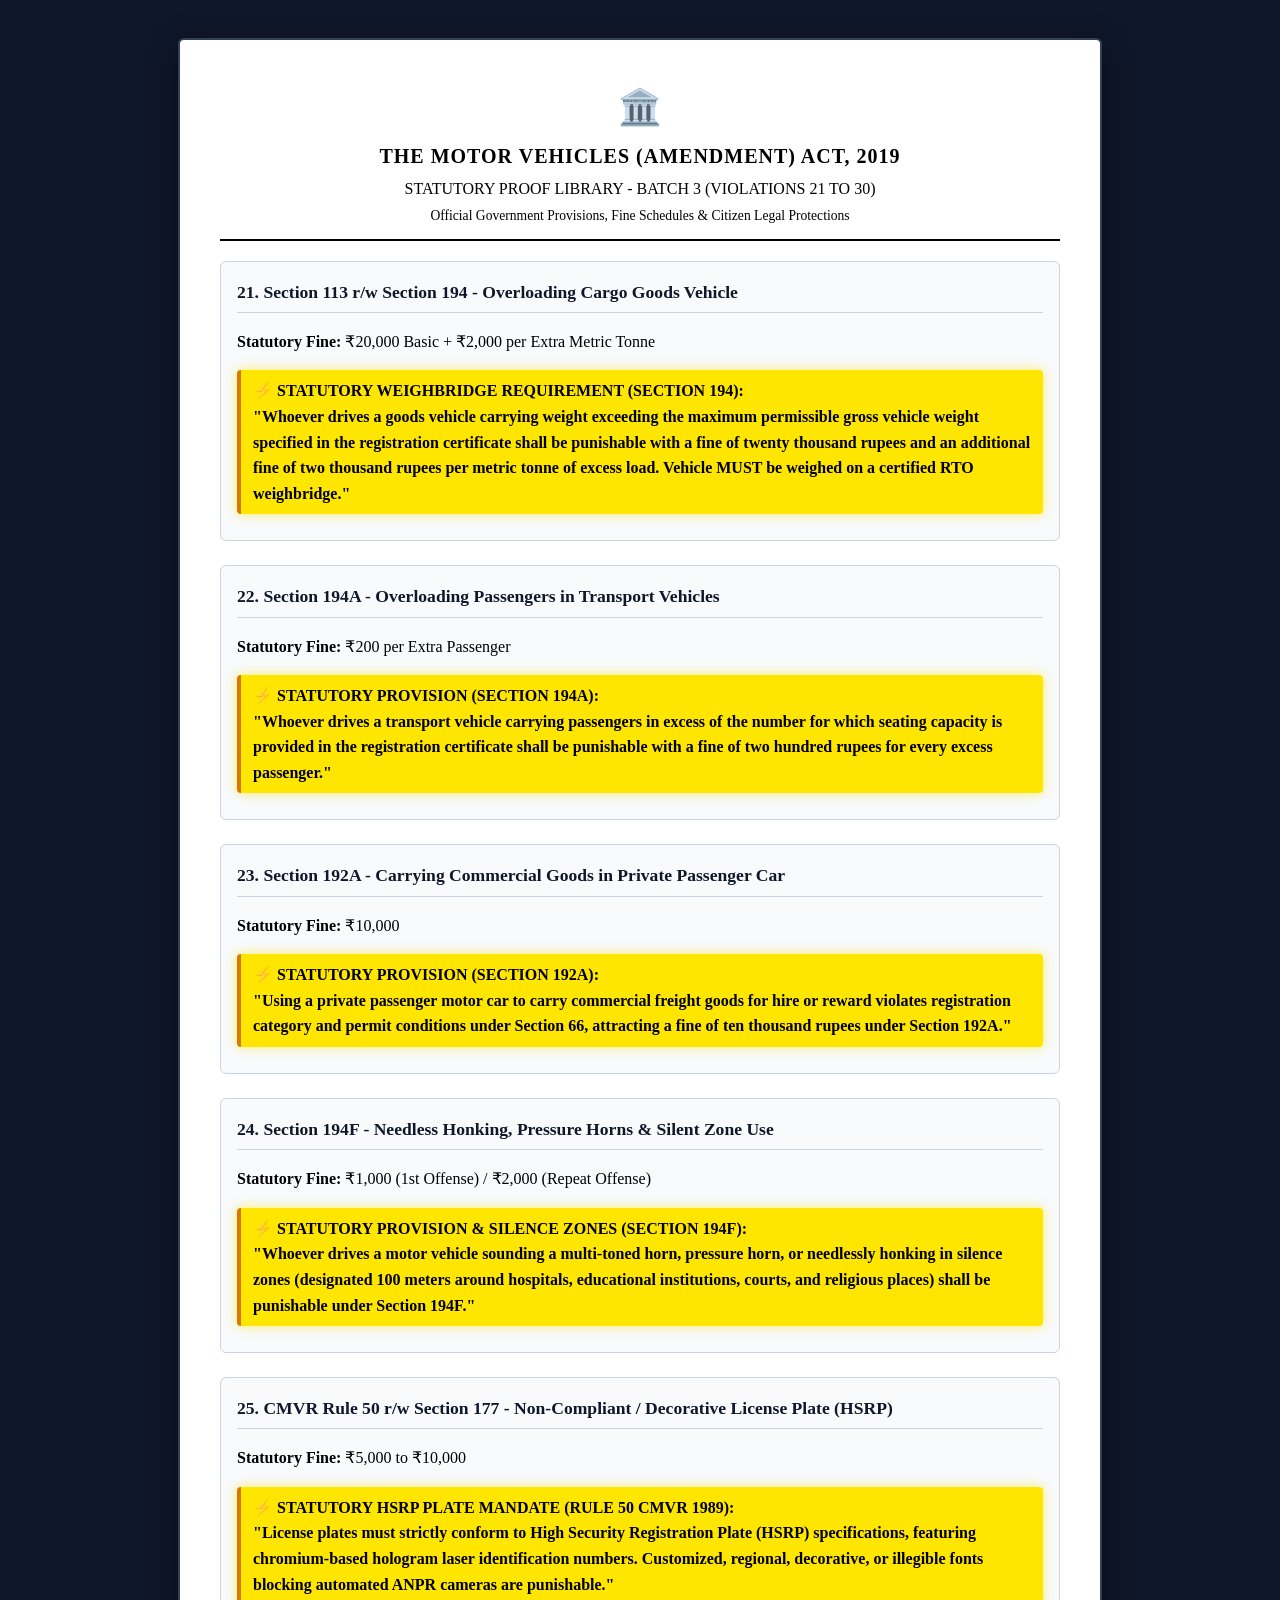
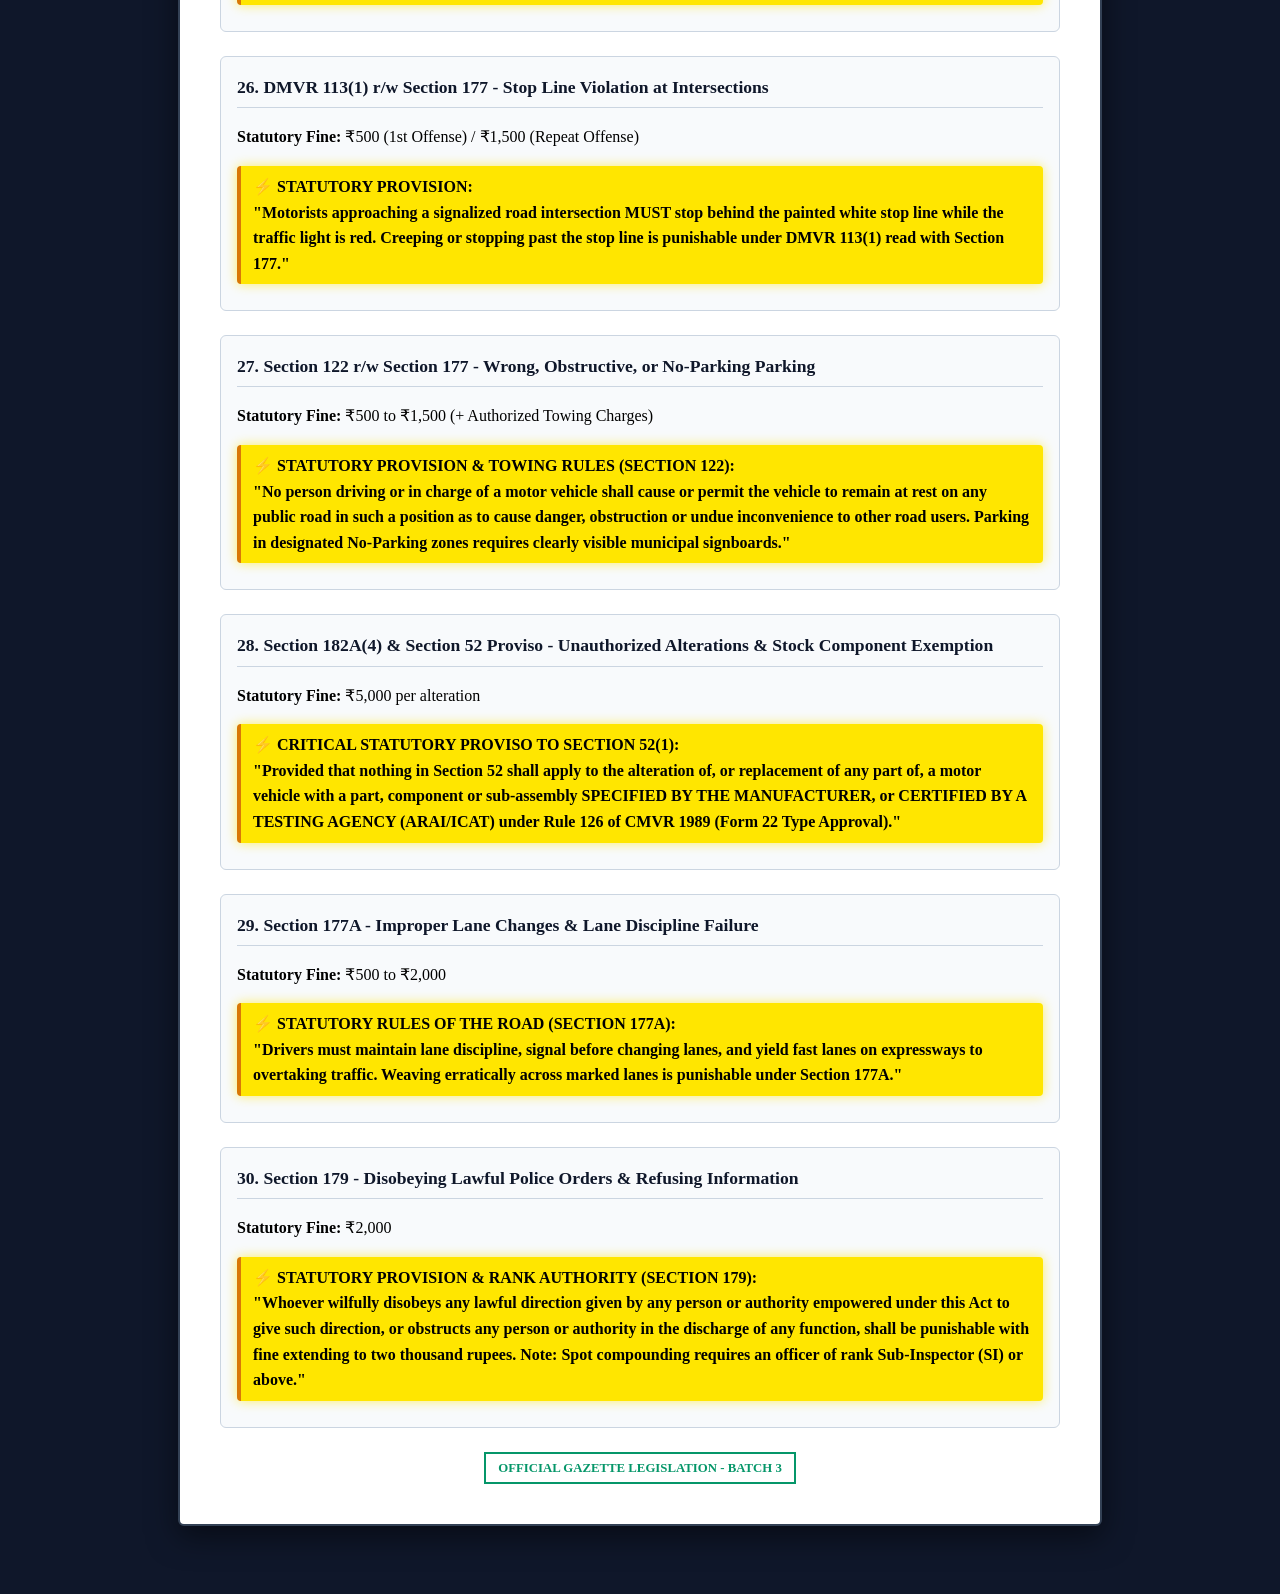
<file: docs/MV_Act_Batch_3_Statutory_Proofs.html>
<!DOCTYPE html>
<html lang="en">
<head>
  <meta charset="UTF-8">
  <meta name="viewport" content="width=device-width, initial-scale=1.0">
  <title>MV Act 2019 Statutory Proofs - Batch 3 (Violations 21 to 30)</title>
  <style>
    body {
      font-family: 'Times New Roman', Times, serif;
      background: #0f172a;
      color: #000;
      padding: 30px 16px;
      line-height: 1.6;
    }
    .paper {
      max-width: 840px;
      margin: 0 auto 30px auto;
      background: #ffffff;
      border: 2px solid #334155;
      padding: 40px;
      box-shadow: 0 10px 30px rgba(0,0,0,0.5);
      border-radius: 6px;
    }
    .header {
      text-align: center;
      border-bottom: 2px solid #000;
      padding-bottom: 12px;
      margin-bottom: 20px;
    }
    .emblem { font-size: 2.2rem; margin-bottom: 4px; }
    .header h1 { font-size: 1.25rem; margin: 0; text-transform: uppercase; letter-spacing: 1px; }
    .header h2 { font-size: 1rem; margin: 4px 0 0; font-weight: normal; }
    
    .section-box {
      border: 1px solid #cbd5e1;
      padding: 16px;
      border-radius: 6px;
      margin-bottom: 24px;
      background: #f8fafc;
    }
    .section-title {
      font-weight: bold;
      color: #0f172a;
      font-size: 1.1rem;
      border-bottom: 1px solid #cbd5e1;
      padding-bottom: 6px;
      margin-bottom: 10px;
    }

    /* Statutory Yellow Legal Highlighter Effect */
    .legal-highlight {
      background: #ffe600;
      color: #000;
      padding: 8px 12px;
      border-radius: 4px;
      font-weight: 700;
      box-shadow: 0 0 12px rgba(255, 230, 0, 0.6);
      display: block;
      margin: 10px 0;
      border-left: 4px solid #d97706;
      animation: highlightPulse 2s infinite ease-in-out;
    }

    @keyframes highlightPulse {
      0% { box-shadow: 0 0 10px rgba(255, 230, 0, 0.4); }
      50% { box-shadow: 0 0 22px rgba(255, 230, 0, 0.9); }
      100% { box-shadow: 0 0 10px rgba(255, 230, 0, 0.4); }
    }

    .stamp {
      display: inline-block;
      border: 2px solid #059669;
      color: #059669;
      padding: 4px 12px;
      font-weight: bold;
      text-transform: uppercase;
      font-size: 0.8rem;
    }
  </style>
</head>
<body>

  <div class="paper">
    <div class="header">
      <div class="emblem">🏛️</div>
      <h1>THE MOTOR VEHICLES (AMENDMENT) ACT, 2019</h1>
      <h2>STATUTORY PROOF LIBRARY - BATCH 3 (VIOLATIONS 21 TO 30)</h2>
      <p style="margin: 3px 0 0; font-size: 0.85rem;">Official Government Provisions, Fine Schedules & Citizen Legal Protections</p>
    </div>

    <!-- Violation 21 -->
    <div class="section-box" id="v21">
      <div class="section-title">21. Section 113 r/w Section 194 - Overloading Cargo Goods Vehicle</div>
      <p><strong>Statutory Fine:</strong> ₹20,000 Basic + ₹2,000 per Extra Metric Tonne</p>
      <mark id="highlight-v21" class="legal-highlight">
        ⚡ STATUTORY WEIGHBRIDGE REQUIREMENT (SECTION 194):<br>
        "Whoever drives a goods vehicle carrying weight exceeding the maximum permissible gross vehicle weight specified in the registration certificate shall be punishable with a fine of twenty thousand rupees and an additional fine of two thousand rupees per metric tonne of excess load. Vehicle MUST be weighed on a certified RTO weighbridge."
      </mark>
    </div>

    <!-- Violation 22 -->
    <div class="section-box" id="v22">
      <div class="section-title">22. Section 194A - Overloading Passengers in Transport Vehicles</div>
      <p><strong>Statutory Fine:</strong> ₹200 per Extra Passenger</p>
      <mark id="highlight-v22" class="legal-highlight">
        ⚡ STATUTORY PROVISION (SECTION 194A):<br>
        "Whoever drives a transport vehicle carrying passengers in excess of the number for which seating capacity is provided in the registration certificate shall be punishable with a fine of two hundred rupees for every excess passenger."
      </mark>
    </div>

    <!-- Violation 23 -->
    <div class="section-box" id="v23">
      <div class="section-title">23. Section 192A - Carrying Commercial Goods in Private Passenger Car</div>
      <p><strong>Statutory Fine:</strong> ₹10,000</p>
      <mark id="highlight-v23" class="legal-highlight">
        ⚡ STATUTORY PROVISION (SECTION 192A):<br>
        "Using a private passenger motor car to carry commercial freight goods for hire or reward violates registration category and permit conditions under Section 66, attracting a fine of ten thousand rupees under Section 192A."
      </mark>
    </div>

    <!-- Violation 24 -->
    <div class="section-box" id="v24">
      <div class="section-title">24. Section 194F - Needless Honking, Pressure Horns & Silent Zone Use</div>
      <p><strong>Statutory Fine:</strong> ₹1,000 (1st Offense) / ₹2,000 (Repeat Offense)</p>
      <mark id="highlight-v24" class="legal-highlight">
        ⚡ STATUTORY PROVISION & SILENCE ZONES (SECTION 194F):<br>
        "Whoever drives a motor vehicle sounding a multi-toned horn, pressure horn, or needlessly honking in silence zones (designated 100 meters around hospitals, educational institutions, courts, and religious places) shall be punishable under Section 194F."
      </mark>
    </div>

    <!-- Violation 25 -->
    <div class="section-box" id="v25">
      <div class="section-title">25. CMVR Rule 50 r/w Section 177 - Non-Compliant / Decorative License Plate (HSRP)</div>
      <p><strong>Statutory Fine:</strong> ₹5,000 to ₹10,000</p>
      <mark id="highlight-v25" class="legal-highlight">
        ⚡ STATUTORY HSRP PLATE MANDATE (RULE 50 CMVR 1989):<br>
        "License plates must strictly conform to High Security Registration Plate (HSRP) specifications, featuring chromium-based hologram laser identification numbers. Customized, regional, decorative, or illegible fonts blocking automated ANPR cameras are punishable."
      </mark>
    </div>

    <!-- Violation 26 -->
    <div class="section-box" id="v26">
      <div class="section-title">26. DMVR 113(1) r/w Section 177 - Stop Line Violation at Intersections</div>
      <p><strong>Statutory Fine:</strong> ₹500 (1st Offense) / ₹1,500 (Repeat Offense)</p>
      <mark id="highlight-v26" class="legal-highlight">
        ⚡ STATUTORY PROVISION:<br>
        "Motorists approaching a signalized road intersection MUST stop behind the painted white stop line while the traffic light is red. Creeping or stopping past the stop line is punishable under DMVR 113(1) read with Section 177."
      </mark>
    </div>

    <!-- Violation 27 -->
    <div class="section-box" id="v27">
      <div class="section-title">27. Section 122 r/w Section 177 - Wrong, Obstructive, or No-Parking Parking</div>
      <p><strong>Statutory Fine:</strong> ₹500 to ₹1,500 (+ Authorized Towing Charges)</p>
      <mark id="highlight-v27" class="legal-highlight">
        ⚡ STATUTORY PROVISION & TOWING RULES (SECTION 122):<br>
        "No person driving or in charge of a motor vehicle shall cause or permit the vehicle to remain at rest on any public road in such a position as to cause danger, obstruction or undue inconvenience to other road users. Parking in designated No-Parking zones requires clearly visible municipal signboards."
      </mark>
    </div>

    <!-- Violation 28 -->
    <div class="section-box" id="v28">
      <div class="section-title">28. Section 182A(4) & Section 52 Proviso - Unauthorized Alterations & Stock Component Exemption</div>
      <p><strong>Statutory Fine:</strong> ₹5,000 per alteration</p>
      <mark id="highlight-v28" class="legal-highlight">
        ⚡ CRITICAL STATUTORY PROVISO TO SECTION 52(1):<br>
        "Provided that nothing in Section 52 shall apply to the alteration of, or replacement of any part of, a motor vehicle with a part, component or sub-assembly SPECIFIED BY THE MANUFACTURER, or CERTIFIED BY A TESTING AGENCY (ARAI/ICAT) under Rule 126 of CMVR 1989 (Form 22 Type Approval)."
      </mark>
    </div>

    <!-- Violation 29 -->
    <div class="section-box" id="v29">
      <div class="section-title">29. Section 177A - Improper Lane Changes & Lane Discipline Failure</div>
      <p><strong>Statutory Fine:</strong> ₹500 to ₹2,000</p>
      <mark id="highlight-v29" class="legal-highlight">
        ⚡ STATUTORY RULES OF THE ROAD (SECTION 177A):<br>
        "Drivers must maintain lane discipline, signal before changing lanes, and yield fast lanes on expressways to overtaking traffic. Weaving erratically across marked lanes is punishable under Section 177A."
      </mark>
    </div>

    <!-- Violation 30 -->
    <div class="section-box" id="v30">
      <div class="section-title">30. Section 179 - Disobeying Lawful Police Orders & Refusing Information</div>
      <p><strong>Statutory Fine:</strong> ₹2,000</p>
      <mark id="highlight-v30" class="legal-highlight">
        ⚡ STATUTORY PROVISION & RANK AUTHORITY (SECTION 179):<br>
        "Whoever wilfully disobeys any lawful direction given by any person or authority empowered under this Act to give such direction, or obstructs any person or authority in the discharge of any function, shall be punishable with fine extending to two thousand rupees. Note: Spot compounding requires an officer of rank Sub-Inspector (SI) or above."
      </mark>
    </div>

    <div style="text-align: center; margin-top: 20px;">
      <span class="stamp">OFFICIAL GAZETTE LEGISLATION - BATCH 3</span>
    </div>
  </div>

</body>
</html>
</file>
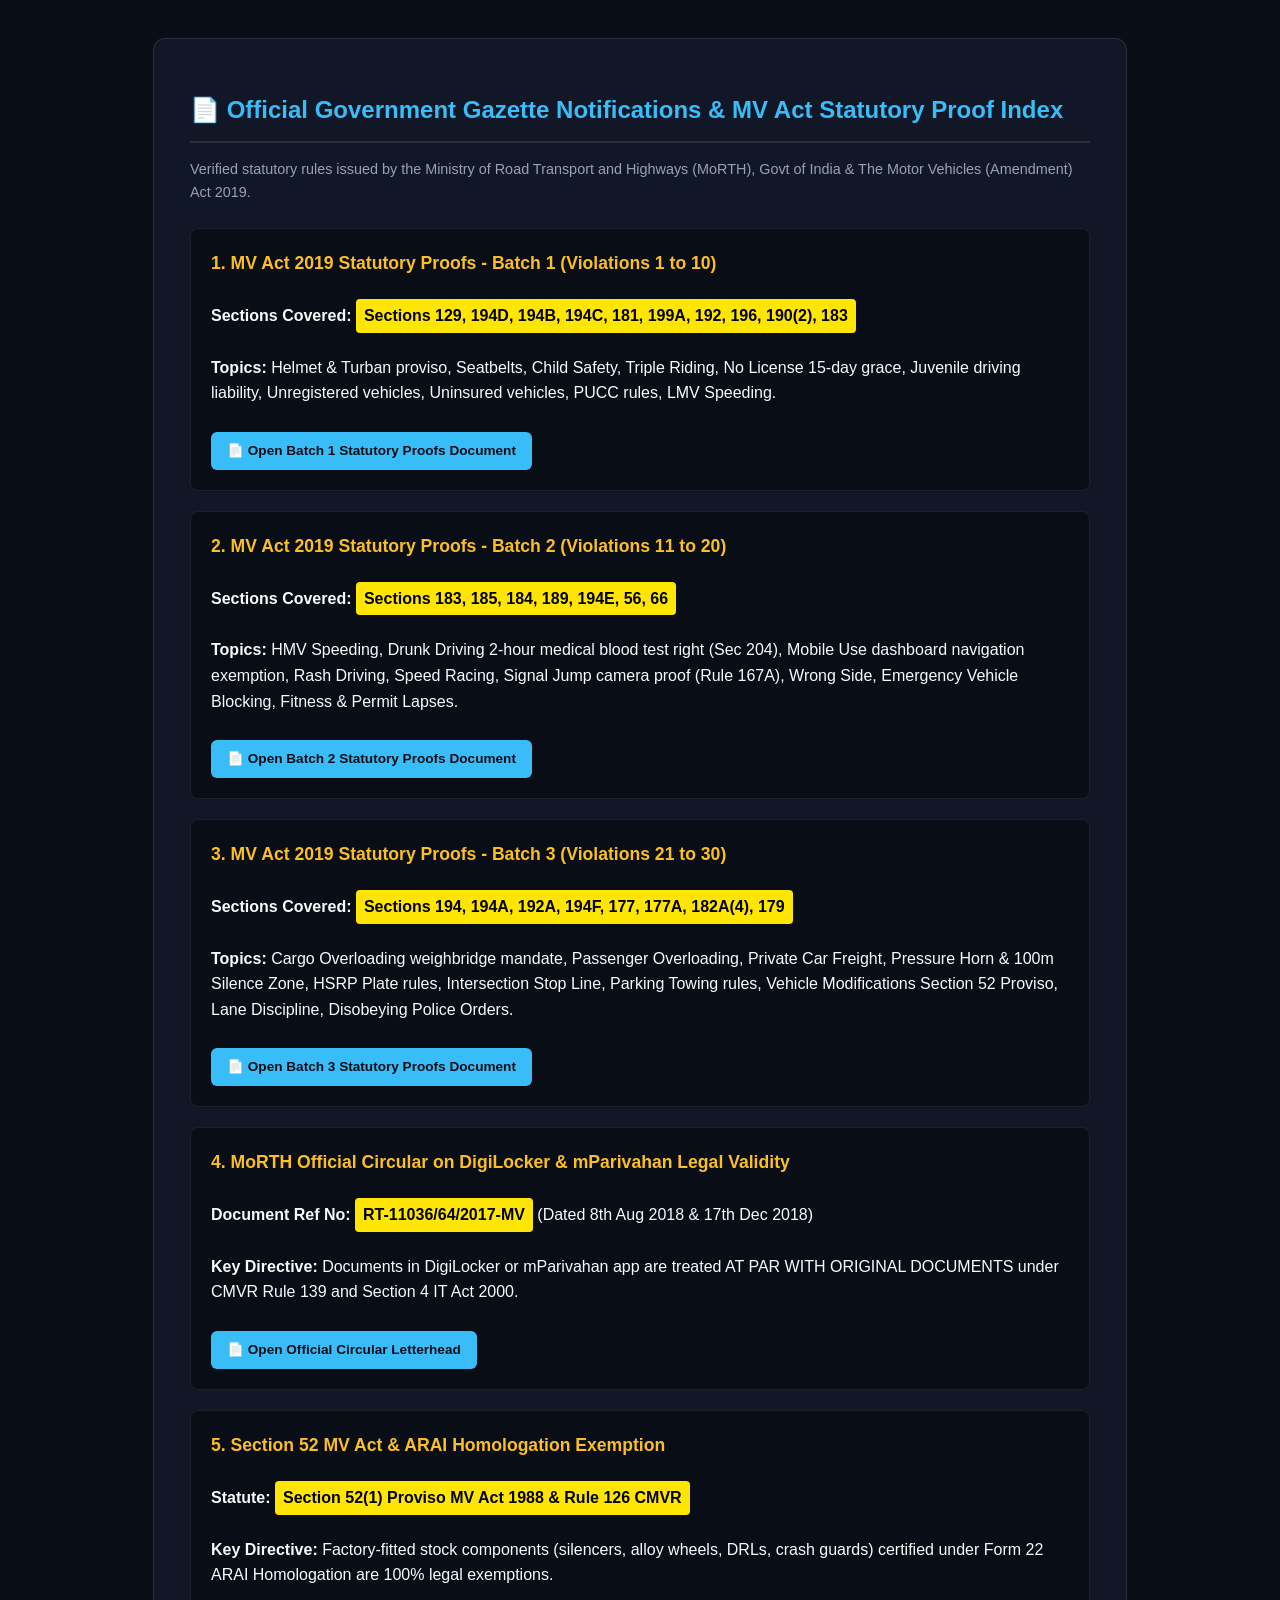
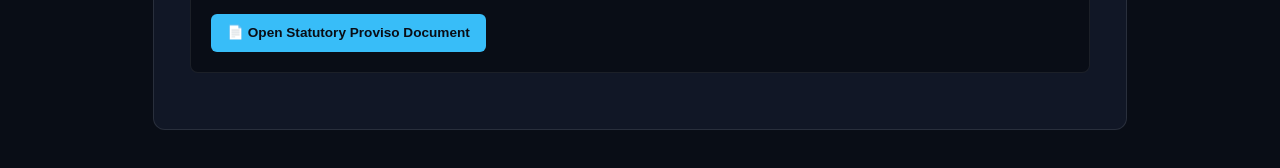
<file: docs/OFFICIAL_GOVT_CIRCULARS_INDEX.html>
<!DOCTYPE html>
<html lang="en">
<head>
  <meta charset="UTF-8">
  <meta name="viewport" content="width=device-width, initial-scale=1.0">
  <title>Official Government Gazette & MV Act Statutory Proof Index</title>
  <style>
    body {
      font-family: -apple-system, BlinkMacSystemFont, 'Segoe UI', Roboto, sans-serif;
      background: #090d16;
      color: #f8fafc;
      padding: 30px 16px;
      line-height: 1.6;
    }
    .container {
      max-width: 900px;
      margin: 0 auto;
      background: #111726;
      border: 1px solid rgba(255,255,255,0.1);
      border-radius: 12px;
      padding: 36px;
    }
    h1 { color: #38bdf8; font-size: 1.5rem; margin-bottom: 8px; border-bottom: 2px solid rgba(255,255,255,0.1); padding-bottom: 12px; }
    p.subtitle { color: #94a3b8; font-size: 0.9rem; margin-bottom: 24px; }
    .doc-card {
      background: #090d16;
      border: 1px solid rgba(255,255,255,0.08);
      border-radius: 8px;
      padding: 20px;
      margin-bottom: 20px;
    }
    .doc-title { font-size: 1.1rem; color: #fbbf24; font-weight: 700; margin-bottom: 6px; }
    .legal-highlight {
      background: #ffe600;
      color: #000;
      padding: 4px 8px;
      border-radius: 4px;
      font-weight: 700;
      display: inline-block;
      margin: 6px 0;
    }
    .btn-link {
      display: inline-block;
      background: #38bdf8;
      color: #090d16;
      padding: 8px 16px;
      border-radius: 6px;
      font-weight: 700;
      text-decoration: none;
      margin-top: 10px;
      font-size: 0.85rem;
    }
  </style>
</head>
<body>

  <div class="container">
    <h1>📄 Official Government Gazette Notifications & MV Act Statutory Proof Index</h1>
    <p class="subtitle">Verified statutory rules issued by the Ministry of Road Transport and Highways (MoRTH), Govt of India & The Motor Vehicles (Amendment) Act 2019.</p>

    <!-- Batch 1 -->
    <div class="doc-card">
      <div class="doc-title">1. MV Act 2019 Statutory Proofs - Batch 1 (Violations 1 to 10)</div>
      <p><strong>Sections Covered:</strong> <span class="legal-highlight">Sections 129, 194D, 194B, 194C, 181, 199A, 192, 196, 190(2), 183</span></p>
      <p><strong>Topics:</strong> Helmet & Turban proviso, Seatbelts, Child Safety, Triple Riding, No License 15-day grace, Juvenile driving liability, Unregistered vehicles, Uninsured vehicles, PUCC rules, LMV Speeding.</p>
      <a href="MV_Act_Batch_1_Statutory_Proofs.html" class="btn-link">📄 Open Batch 1 Statutory Proofs Document</a>
    </div>

    <!-- Batch 2 -->
    <div class="doc-card">
      <div class="doc-title">2. MV Act 2019 Statutory Proofs - Batch 2 (Violations 11 to 20)</div>
      <p><strong>Sections Covered:</strong> <span class="legal-highlight">Sections 183, 185, 184, 189, 194E, 56, 66</span></p>
      <p><strong>Topics:</strong> HMV Speeding, Drunk Driving 2-hour medical blood test right (Sec 204), Mobile Use dashboard navigation exemption, Rash Driving, Speed Racing, Signal Jump camera proof (Rule 167A), Wrong Side, Emergency Vehicle Blocking, Fitness & Permit Lapses.</p>
      <a href="MV_Act_Batch_2_Statutory_Proofs.html" class="btn-link">📄 Open Batch 2 Statutory Proofs Document</a>
    </div>

    <!-- Batch 3 -->
    <div class="doc-card">
      <div class="doc-title">3. MV Act 2019 Statutory Proofs - Batch 3 (Violations 21 to 30)</div>
      <p><strong>Sections Covered:</strong> <span class="legal-highlight">Sections 194, 194A, 192A, 194F, 177, 177A, 182A(4), 179</span></p>
      <p><strong>Topics:</strong> Cargo Overloading weighbridge mandate, Passenger Overloading, Private Car Freight, Pressure Horn & 100m Silence Zone, HSRP Plate rules, Intersection Stop Line, Parking Towing rules, Vehicle Modifications Section 52 Proviso, Lane Discipline, Disobeying Police Orders.</p>
      <a href="MV_Act_Batch_3_Statutory_Proofs.html" class="btn-link">📄 Open Batch 3 Statutory Proofs Document</a>
    </div>

    <!-- DigiLocker Circular -->
    <div class="doc-card">
      <div class="doc-title">4. MoRTH Official Circular on DigiLocker & mParivahan Legal Validity</div>
      <p><strong>Document Ref No:</strong> <span class="legal-highlight">RT-11036/64/2017-MV</span> (Dated 8th Aug 2018 & 17th Dec 2018)</p>
      <p><strong>Key Directive:</strong> Documents in DigiLocker or mParivahan app are treated AT PAR WITH ORIGINAL DOCUMENTS under CMVR Rule 139 and Section 4 IT Act 2000.</p>
      <a href="MoRTH_Circular_RT11036_64_2017_MV.html#highlight-digilocker" class="btn-link">📄 Open Official Circular Letterhead</a>
    </div>

    <!-- Section 52 Proviso -->
    <div class="doc-card">
      <div class="doc-title">5. Section 52 MV Act & ARAI Homologation Exemption</div>
      <p><strong>Statute:</strong> <span class="legal-highlight">Section 52(1) Proviso MV Act 1988 & Rule 126 CMVR</span></p>
      <p><strong>Key Directive:</strong> Factory-fitted stock components (silencers, alloy wheels, DRLs, crash guards) certified under Form 22 ARAI Homologation are 100% legal exemptions.</p>
      <a href="Section_52_ARAI_Homologation_Proof.html#highlight-section52" class="btn-link">📄 Open Statutory Proviso Document</a>
    </div>
  </div>

</body>
</html>
</file>
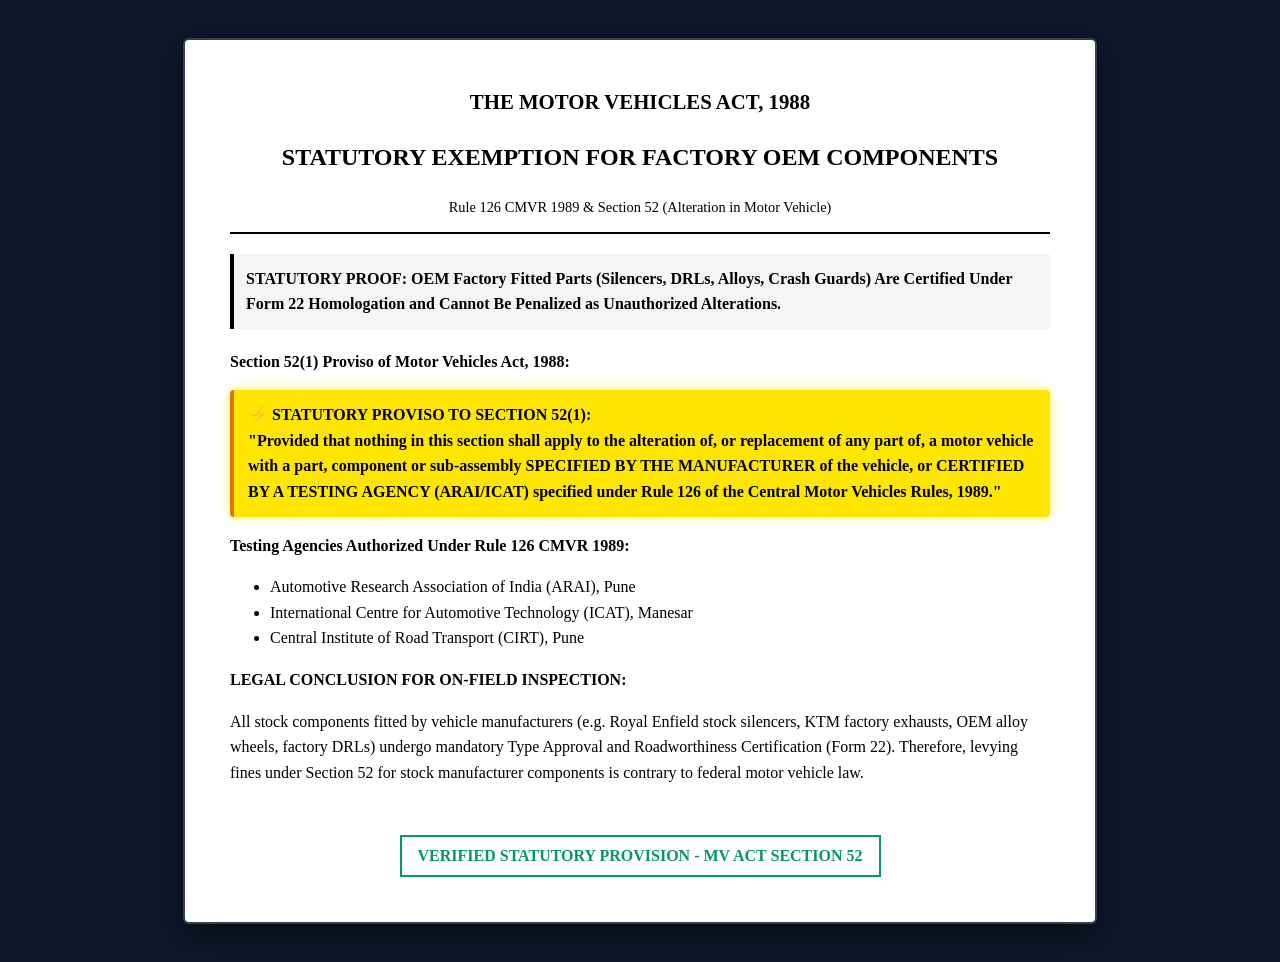
<file: docs/Section_52_ARAI_Homologation_Proof.html>
<!DOCTYPE html>
<html lang="en">
<head>
  <meta charset="UTF-8">
  <meta name="viewport" content="width=device-width, initial-scale=1.0">
  <title>Section 52 MV Act & ARAI Form 22 Homologation Legal Provision</title>
  <style>
    body {
      font-family: 'Times New Roman', Times, serif;
      background: #0f172a;
      color: #000;
      padding: 30px 16px;
      line-height: 1.6;
    }
    .paper {
      max-width: 820px;
      margin: 0 auto;
      background: #ffffff;
      border: 2px solid #334155;
      padding: 45px;
      box-shadow: 0 10px 30px rgba(0,0,0,0.5);
      border-radius: 6px;
    }
    .header {
      text-align: center;
      border-bottom: 2px solid #000;
      padding-bottom: 12px;
      margin-bottom: 20px;
    }
    .header h1 { font-size: 1.3rem; margin: 0; text-transform: uppercase; }
    .subject {
      font-weight: bold;
      margin-bottom: 20px;
      background: #f5f5f5;
      padding: 12px;
      border-left: 4px solid #000;
    }

    /* Statutory Yellow Legal Highlighter Effect */
    .legal-highlight {
      background: #ffe600;
      color: #000;
      padding: 12px 14px;
      border-radius: 4px;
      font-weight: 700;
      box-shadow: 0 0 12px rgba(255, 230, 0, 0.6);
      display: block;
      margin: 16px 0;
      border-left: 4px solid #d97706;
      animation: highlightPulse 2s infinite ease-in-out;
    }

    @keyframes highlightPulse {
      0% { box-shadow: 0 0 10px rgba(255, 230, 0, 0.4); }
      50% { box-shadow: 0 0 22px rgba(255, 230, 0, 0.9); }
      100% { box-shadow: 0 0 10px rgba(255, 230, 0, 0.4); }
    }

    .stamp {
      display: inline-block;
      border: 2px solid #059669;
      color: #059669;
      padding: 6px 16px;
      font-weight: bold;
      text-transform: uppercase;
      margin-top: 20px;
    }
  </style>
</head>
<body>

  <div class="paper">
    <div class="header">
      <h1>THE MOTOR VEHICLES ACT, 1988</h1>
      <h2>STATUTORY EXEMPTION FOR FACTORY OEM COMPONENTS</h2>
      <p style="margin: 3px 0 0; font-size: 0.9rem;">Rule 126 CMVR 1989 & Section 52 (Alteration in Motor Vehicle)</p>
    </div>

    <div class="subject">
      STATUTORY PROOF: OEM Factory Fitted Parts (Silencers, DRLs, Alloys, Crash Guards) Are Certified Under Form 22 Homologation and Cannot Be Penalized as Unauthorized Alterations.
    </div>

    <p><strong>Section 52(1) Proviso of Motor Vehicles Act, 1988:</strong></p>

    <!-- HIGHLIGHTED SECTION 52 PROVISO CLAUSE -->
    <mark id="highlight-section52" class="legal-highlight">
      ⚡ STATUTORY PROVISO TO SECTION 52(1):<br>
      "Provided that nothing in this section shall apply to the alteration of, or replacement of any part of, a motor vehicle with a part, component or sub-assembly SPECIFIED BY THE MANUFACTURER of the vehicle, or CERTIFIED BY A TESTING AGENCY (ARAI/ICAT) specified under Rule 126 of the Central Motor Vehicles Rules, 1989."
    </mark>

    <p><strong>Testing Agencies Authorized Under Rule 126 CMVR 1989:</strong></p>
    <ul>
      <li>Automotive Research Association of India (ARAI), Pune</li>
      <li>International Centre for Automotive Technology (ICAT), Manesar</li>
      <li>Central Institute of Road Transport (CIRT), Pune</li>
    </ul>

    <p><strong>LEGAL CONCLUSION FOR ON-FIELD INSPECTION:</strong></p>
    <p>All stock components fitted by vehicle manufacturers (e.g. Royal Enfield stock silencers, KTM factory exhausts, OEM alloy wheels, factory DRLs) undergo mandatory Type Approval and Roadworthiness Certification (Form 22). Therefore, levying fines under Section 52 for stock manufacturer components is contrary to federal motor vehicle law.</p>

    <div style="text-align: center; margin-top: 30px;">
      <div class="stamp">VERIFIED STATUTORY PROVISION - MV ACT SECTION 52</div>
    </div>
  </div>

</body>
</html>
</file>
<file: css/styles.css>
/* Traffic-Challan HELP - Minimalist Professional Design System */

@import url('https://fonts.googleapis.com/css2?family=Plus+Jakarta+Sans:wght@300;400;500;600;700;800&family=JetBrains+Mono:wght@400;500;600&display=swap');

:root {
  --bg-primary: #090d16;
  --bg-surface: #111726;
  --bg-surface-hover: #172033;
  --bg-card: rgba(17, 23, 38, 0.7);
  --accent-gold: #f59e0b;
  --accent-gold-soft: rgba(245, 158, 11, 0.12);
  --accent-cyan: #38bdf8;
  --accent-cyan-soft: rgba(56, 189, 248, 0.1);
  --accent-emerald: #10b981;
  --accent-emerald-soft: rgba(16, 185, 129, 0.1);
  --accent-rose: #f43f5e;
  --accent-rose-soft: rgba(244, 63, 94, 0.1);
  --text-primary: #f8fafc;
  --text-secondary: #94a3b8;
  --text-muted: #64748b;
  --border-color: rgba(255, 255, 255, 0.07);
  --border-highlight: rgba(255, 255, 255, 0.14);
  --glass-bg: rgba(9, 13, 22, 0.82);
  --glass-border: rgba(255, 255, 255, 0.08);
  --radius-sm: 8px;
  --radius-md: 12px;
  --radius-lg: 18px;
  --radius-full: 9999px;
  --shadow-subtle: 0 4px 20px rgba(0, 0, 0, 0.25);
  --font-main: 'Plus Jakarta Sans', -apple-system, BlinkMacSystemFont, sans-serif;
  --font-mono: 'JetBrains Mono', monospace;
}

[data-theme="light"] {
  --bg-primary: #f8fafc;
  --bg-surface: #ffffff;
  --bg-surface-hover: #f1f5f9;
  --bg-card: #ffffff;
  --accent-gold: #d97706;
  --accent-cyan: #0284c7;
  --accent-emerald: #059669;
  --accent-rose: #e11d48;
  --text-primary: #0f172a;
  --text-secondary: #475569;
  --text-muted: #94a3b8;
  --border-color: rgba(0, 0, 0, 0.08);
  --border-highlight: rgba(0, 0, 0, 0.15);
  --glass-bg: rgba(255, 255, 255, 0.9);
}

[data-theme="emergency"] {
  --bg-primary: #000000;
  --bg-surface: #0a0a0a;
  --bg-surface-hover: #141414;
  --accent-gold: #fbbf24;
  --accent-cyan: #38bdf8;
  --text-primary: #ffffff;
  --text-secondary: #d1d5db;
  --border-color: #fbbf24;
  --border-highlight: #fbbf24;
}

* {
  box-sizing: border-box;
  margin: 0;
  padding: 0;
}

body {
  font-family: var(--font-main);
  background-color: var(--bg-primary);
  color: var(--text-primary);
  line-height: 1.5;
  min-height: 100vh;
  -webkit-font-smoothing: antialiased;
  overflow-x: hidden;
}

/* Top Notification Bar */
.emergency-alert-bar {
  background: var(--bg-surface);
  border-bottom: 1px solid var(--border-color);
  color: var(--text-secondary);
  padding: 8px 16px;
  text-align: center;
  font-size: 0.82rem;
  font-weight: 500;
  display: flex;
  align-items: center;
  justify-content: center;
  gap: 12px;
}

.emergency-alert-bar button {
  background: var(--accent-rose-soft);
  color: var(--accent-rose);
  border: 1px solid rgba(244, 63, 94, 0.3);
  padding: 3px 12px;
  border-radius: var(--radius-full);
  font-weight: 600;
  font-size: 0.78rem;
  cursor: pointer;
}

/* Header Navbar */
header {
  position: sticky;
  top: 0;
  z-index: 100;
  background: var(--glass-bg);
  backdrop-filter: blur(20px);
  border-bottom: 1px solid var(--glass-border);
}

.nav-container {
  max-width: 1000px;
  margin: 0 auto;
  padding: 12px 20px;
  display: flex;
  align-items: center;
  justify-content: space-between;
}

.brand {
  display: flex;
  align-items: center;
  gap: 10px;
  text-decoration: none;
  color: var(--text-primary);
}

.brand-logo {
  width: 34px;
  height: 34px;
  background: var(--bg-surface-hover);
  border: 1px solid var(--border-color);
  border-radius: var(--radius-md);
  display: flex;
  align-items: center;
  justify-content: center;
  font-size: 1.05rem;
}

.brand-text h1 {
  font-size: 1.05rem;
  font-weight: 700;
  color: var(--text-primary);
}

.brand-text p {
  font-size: 0.68rem;
  color: var(--text-muted);
}

.nav-actions {
  display: flex;
  align-items: center;
  gap: 8px;
}

.btn-icon {
  background: var(--bg-surface);
  border: 1px solid var(--border-color);
  color: var(--text-secondary);
  padding: 6px 12px;
  border-radius: var(--radius-sm);
  font-weight: 600;
  font-size: 0.8rem;
  cursor: pointer;
}

.btn-icon:hover {
  background: var(--bg-surface-hover);
  color: var(--text-primary);
}

/* Hero Section */
.hero {
  max-width: 760px;
  margin: 0 auto;
  padding: 36px 20px 20px;
  text-align: center;
}

/* Primary Action Cards */
.action-card {
  background: var(--bg-surface);
  border: 1px solid var(--border-color);
  border-radius: var(--radius-md);
  padding: 18px;
  cursor: pointer;
  transition: all 0.2s ease;
}

.action-card:hover {
  border-color: var(--accent-cyan);
  transform: translateY(-2px);
}

.action-card.recording {
  border-color: var(--accent-rose) !important;
  background: rgba(244, 63, 94, 0.08) !important;
  animation: pulseRecording 1.2s infinite;
}

@keyframes pulseRecording {
  0% { box-shadow: 0 0 0 0 rgba(244, 63, 94, 0.4); }
  70% { box-shadow: 0 0 0 10px rgba(244, 63, 94, 0); }
  100% { box-shadow: 0 0 0 0 rgba(244, 63, 94, 0); }
}

/* Search Box */
.search-container {
  max-width: 580px;
  margin: 0 auto;
}

.search-input-wrapper {
  display: flex;
  align-items: center;
  background: var(--bg-surface);
  border: 1px solid var(--border-color);
  border-radius: var(--radius-full);
  padding: 4px 6px 4px 16px;
}

.search-input-wrapper input {
  width: 100%;
  background: transparent;
  border: none;
  outline: none;
  color: var(--text-primary);
  font-size: 0.88rem;
  font-family: var(--font-main);
}

.search-input-wrapper button {
  background: var(--accent-cyan);
  color: #090d16;
  border: none;
  padding: 8px 18px;
  border-radius: var(--radius-full);
  font-weight: 700;
  font-size: 0.82rem;
  cursor: pointer;
}

/* Navigation Tabs */
.tabs-navigation {
  max-width: 1000px;
  margin: 24px auto 20px;
  padding: 0 20px;
  display: flex;
  gap: 4px;
  overflow-x: auto;
  scrollbar-width: none;
}

.tabs-navigation::-webkit-scrollbar { display: none; }

.tab-btn {
  background: transparent;
  border: 1px solid transparent;
  color: var(--text-secondary);
  padding: 7px 16px;
  border-radius: var(--radius-full);
  font-weight: 600;
  font-size: 0.82rem;
  cursor: pointer;
  white-space: nowrap;
}

.tab-btn.active {
  background: var(--bg-surface);
  border-color: var(--border-highlight);
  color: var(--accent-cyan);
}

/* Content Container */
.main-content {
  max-width: 1000px;
  margin: 0 auto;
  padding: 0 20px 50px;
}

.tab-pane { display: none; }
.tab-pane.active { display: block; }

/* Cards Grid */
.cards-grid {
  display: grid;
  grid-template-columns: repeat(auto-fill, minmax(300px, 1fr));
  gap: 14px;
}

.legal-card {
  background: var(--bg-surface);
  border: 1px solid var(--border-color);
  border-radius: var(--radius-md);
  padding: 18px;
  display: flex;
  flex-direction: column;
  justify-content: space-between;
}

.card-badge {
  align-self: flex-start;
  background: var(--accent-cyan-soft);
  color: var(--accent-cyan);
  padding: 2px 8px;
  border-radius: var(--radius-sm);
  font-size: 0.7rem;
  font-weight: 600;
  font-family: var(--font-mono);
  margin-bottom: 8px;
}

.card-title {
  font-size: 1rem;
  font-weight: 700;
  margin-bottom: 4px;
  color: var(--text-primary);
}

.card-act {
  font-size: 0.78rem;
  color: var(--accent-gold);
  font-weight: 600;
  margin-bottom: 8px;
}

.card-summary {
  font-size: 0.85rem;
  color: var(--text-secondary);
  line-height: 1.4;
  margin-bottom: 12px;
}

.card-verbatim {
  background: var(--bg-primary);
  border-left: 2px solid var(--accent-gold);
  padding: 8px 10px;
  border-radius: 0 var(--radius-sm) var(--radius-sm) 0;
  font-size: 0.8rem;
  color: var(--text-primary);
  margin-bottom: 12px;
}

.card-tip {
  background: var(--accent-emerald-soft);
  color: var(--accent-emerald);
  padding: 6px 10px;
  border-radius: var(--radius-sm);
  font-size: 0.78rem;
}

.card-actions {
  margin-top: 12px;
  display: flex;
  gap: 6px;
}

.btn-secondary {
  flex: 1;
  background: var(--bg-primary);
  border: 1px solid var(--border-color);
  color: var(--text-primary);
  padding: 6px 8px;
  border-radius: var(--radius-sm);
  font-weight: 600;
  font-size: 0.75rem;
  cursor: pointer;
  text-align: center;
}

/* Minimal Table */
.table-container {
  background: var(--bg-surface);
  border: 1px solid var(--border-color);
  border-radius: var(--radius-md);
  overflow-x: auto;
}

table {
  width: 100%;
  border-collapse: collapse;
}

th, td {
  padding: 12px 16px;
  border-bottom: 1px solid var(--border-color);
}

th {
  background: var(--bg-primary);
  color: var(--text-muted);
  font-size: 0.75rem;
  text-transform: uppercase;
}

td { font-size: 0.85rem; color: var(--text-secondary); }

.fine-badge {
  background: var(--accent-rose-soft);
  color: var(--accent-rose);
  padding: 2px 6px;
  border-radius: 4px;
  font-weight: 700;
  font-size: 0.78rem;
  font-family: var(--font-mono);
}

/* Form & Preview Box */
.generator-container {
  display: grid;
  grid-template-columns: 1fr 1fr;
  gap: 20px;
}

@media (max-width: 800px) {
  .generator-container { grid-template-columns: 1fr; }
}

.form-box, .preview-box {
  background: var(--bg-surface);
  border: 1px solid var(--border-color);
  border-radius: var(--radius-md);
  padding: 18px;
}

.form-group { margin-bottom: 12px; }

.form-group label {
  display: block;
  font-size: 0.78rem;
  font-weight: 600;
  color: var(--text-muted);
  margin-bottom: 4px;
}

.form-group input, .form-group select {
  width: 100%;
  background: var(--bg-primary);
  border: 1px solid var(--border-color);
  color: var(--text-primary);
  padding: 8px 10px;
  border-radius: var(--radius-sm);
  font-size: 0.85rem;
  outline: none;
}

.preview-text {
  background: var(--bg-primary);
  border: 1px solid var(--border-color);
  border-radius: var(--radius-sm);
  padding: 12px;
  font-family: var(--font-mono);
  font-size: 0.78rem;
  color: var(--text-primary);
  white-space: pre-wrap;
  height: 360px;
  overflow-y: auto;
}

/* Modals */
.modal-overlay {
  position: fixed;
  top: 0; left: 0;
  width: 100vw; height: 100vh;
  background: rgba(0, 0, 0, 0.75);
  backdrop-filter: blur(10px);
  z-index: 1000;
  display: none;
  align-items: center;
  justify-content: center;
  padding: 16px;
}

.modal-overlay.active { display: flex; }

.modal-card {
  background: var(--bg-surface);
  border: 1px solid var(--border-highlight);
  border-radius: var(--radius-lg);
  max-width: 540px;
  width: 100%;
  padding: 20px;
  color: var(--text-primary);
}

.modal-header {
  display: flex;
  justify-content: space-between;
  align-items: center;
  margin-bottom: 14px;
  border-bottom: 1px solid var(--border-color);
  padding-bottom: 8px;
}

.modal-header h3 { font-size: 1.05rem; font-weight: 700; }

.modal-close {
  background: transparent;
  color: var(--text-muted);
  border: none;
  font-size: 1.3rem;
  cursor: pointer;
}

/* Chatbot Floating Widget */
.chatbot-trigger {
  position: fixed;
  bottom: 20px; right: 20px;
  width: 48px; height: 48px;
  background: var(--accent-cyan);
  color: #090d16;
  border-radius: var(--radius-full);
  display: flex;
  align-items: center;
  justify-content: center;
  font-size: 1.2rem;
  cursor: pointer;
  z-index: 900;
}

.chatbot-badge {
  position: absolute;
  top: -2px; right: -2px;
  background: var(--accent-gold);
  color: #000;
  font-size: 0.58rem;
  font-weight: 800;
  padding: 1px 5px;
  border-radius: 10px;
}

.chatbot-window {
  position: fixed;
  bottom: 78px; right: 20px;
  width: 350px; max-width: 90vw;
  height: 460px;
  background: var(--bg-surface);
  border: 1px solid var(--border-highlight);
  border-radius: var(--radius-lg);
  display: none;
  flex-direction: column;
  z-index: 900;
  overflow: hidden;
}

.chatbot-window.active { display: flex; }

.chatbot-header {
  background: var(--bg-primary);
  padding: 10px 14px;
  border-bottom: 1px solid var(--border-color);
  display: flex;
  align-items: center;
  justify-content: space-between;
}

.chatbot-close {
  background: transparent;
  border: none;
  color: var(--text-muted);
  font-size: 1.1rem;
  cursor: pointer;
}

.chatbot-body {
  flex: 1;
  padding: 12px;
  overflow-y: auto;
  display: flex;
  flex-direction: column;
  gap: 8px;
}

.chat-msg {
  max-width: 88%;
  padding: 8px 12px;
  border-radius: var(--radius-md);
  font-size: 0.82rem;
  line-height: 1.4;
}

.chat-msg.bot {
  background: var(--bg-primary);
  color: var(--text-primary);
  align-self: flex-start;
  border: 1px solid var(--border-color);
}

.chat-msg.user {
  background: var(--accent-cyan);
  color: #090d16;
  font-weight: 500;
  align-self: flex-end;
}

.chatbot-footer {
  padding: 8px 12px;
  background: var(--bg-primary);
  border-top: 1px solid var(--border-color);
  display: flex;
  gap: 6px;
}

.chatbot-footer input {
  flex: 1;
  background: var(--bg-surface);
  border: 1px solid var(--border-color);
  color: var(--text-primary);
  padding: 7px 10px;
  border-radius: var(--radius-full);
  font-size: 0.8rem;
  outline: none;
}

.chatbot-footer button {
  background: var(--accent-cyan);
  color: #090d16;
  border: none;
  padding: 7px 14px;
  border-radius: var(--radius-full);
  font-weight: 700;
  font-size: 0.78rem;
  cursor: pointer;
}

@media (max-width: 768px) {
  .hero h2 { font-size: 1.6rem; }
  .cards-grid { grid-template-columns: 1fr; }
}
</file>
